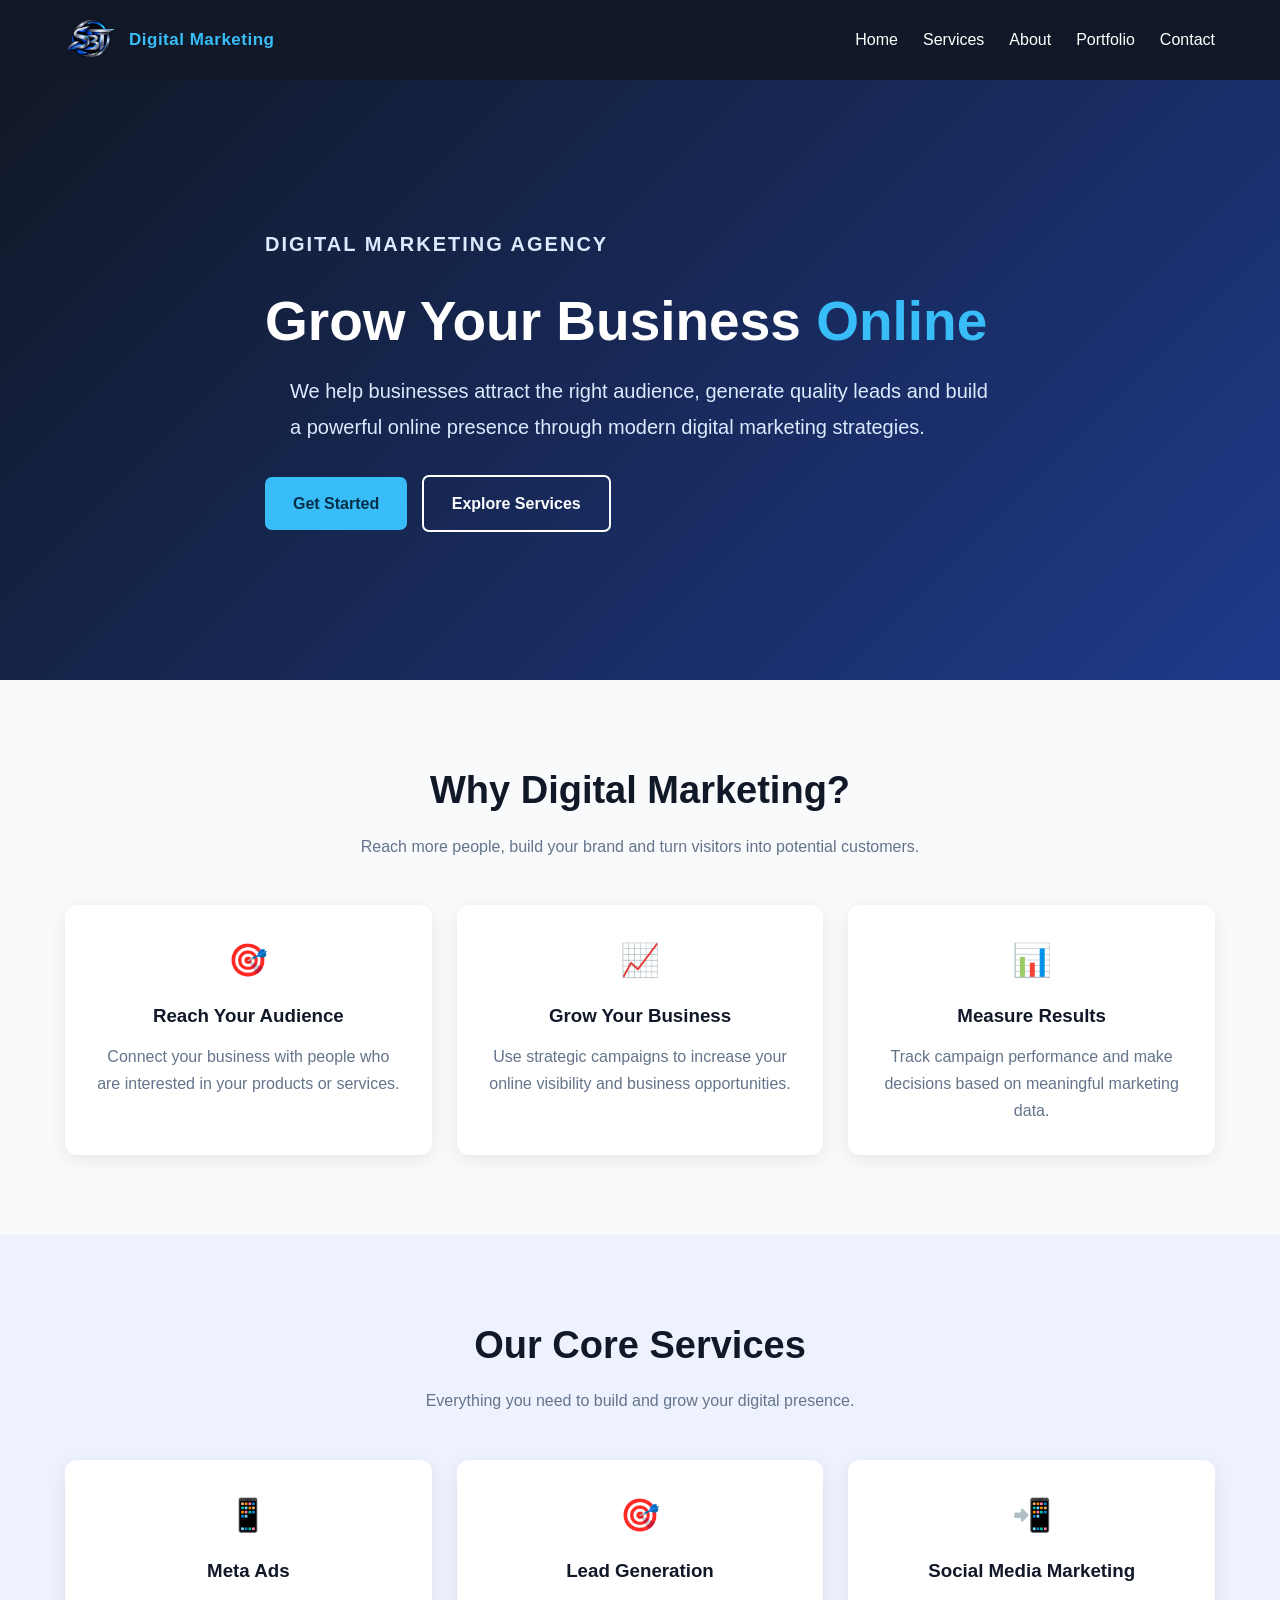
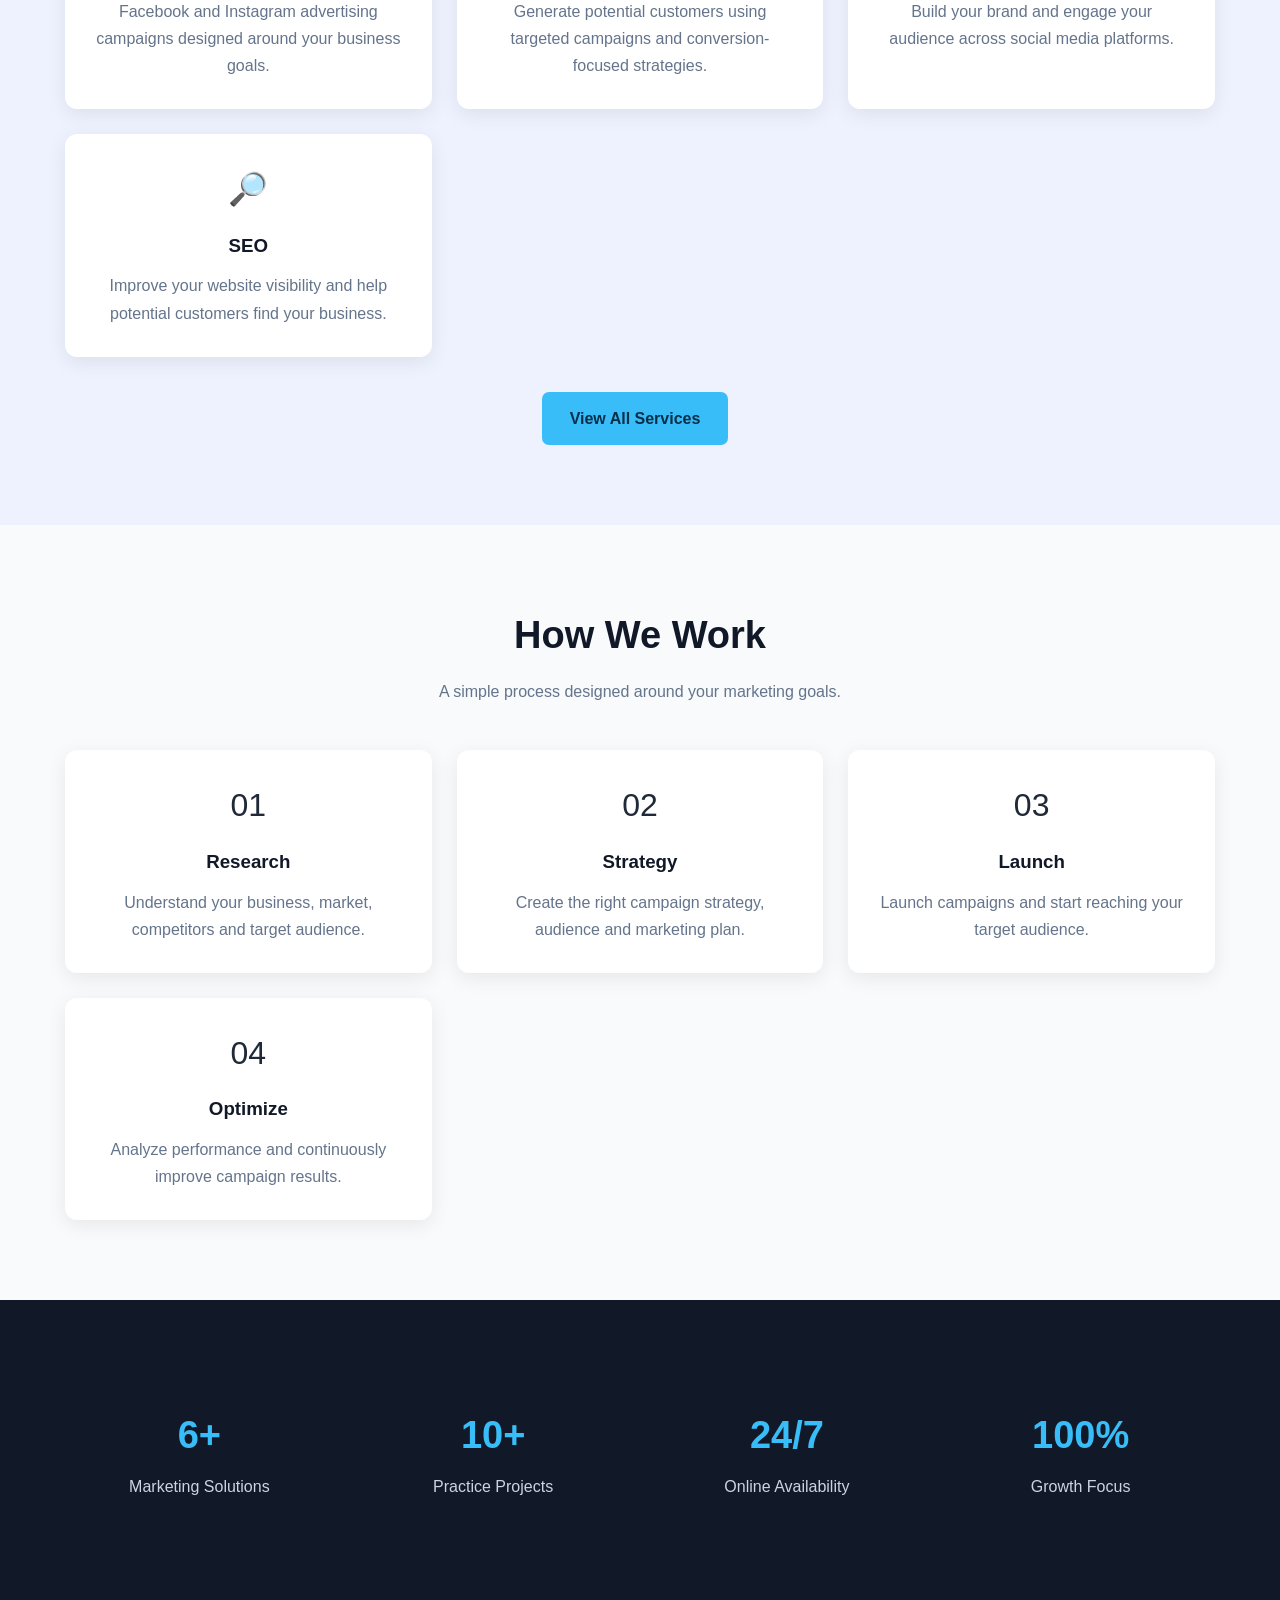
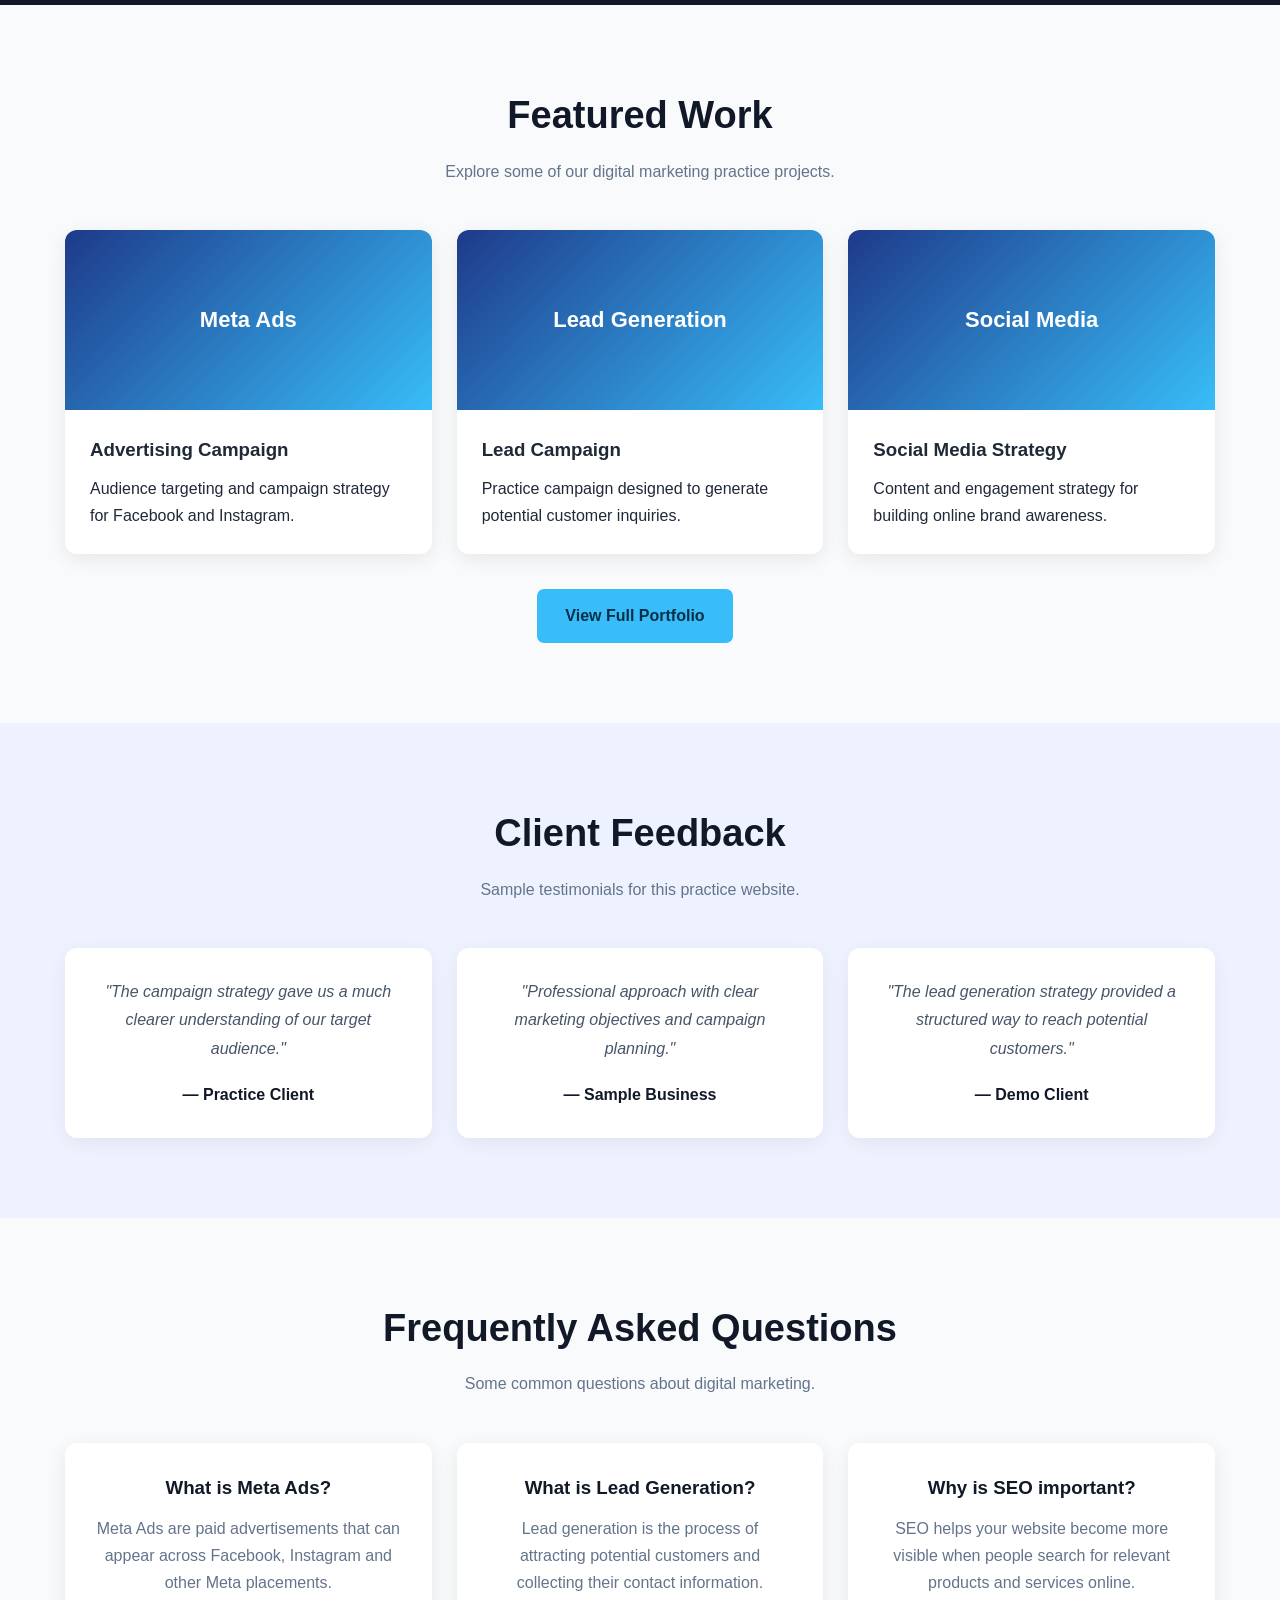
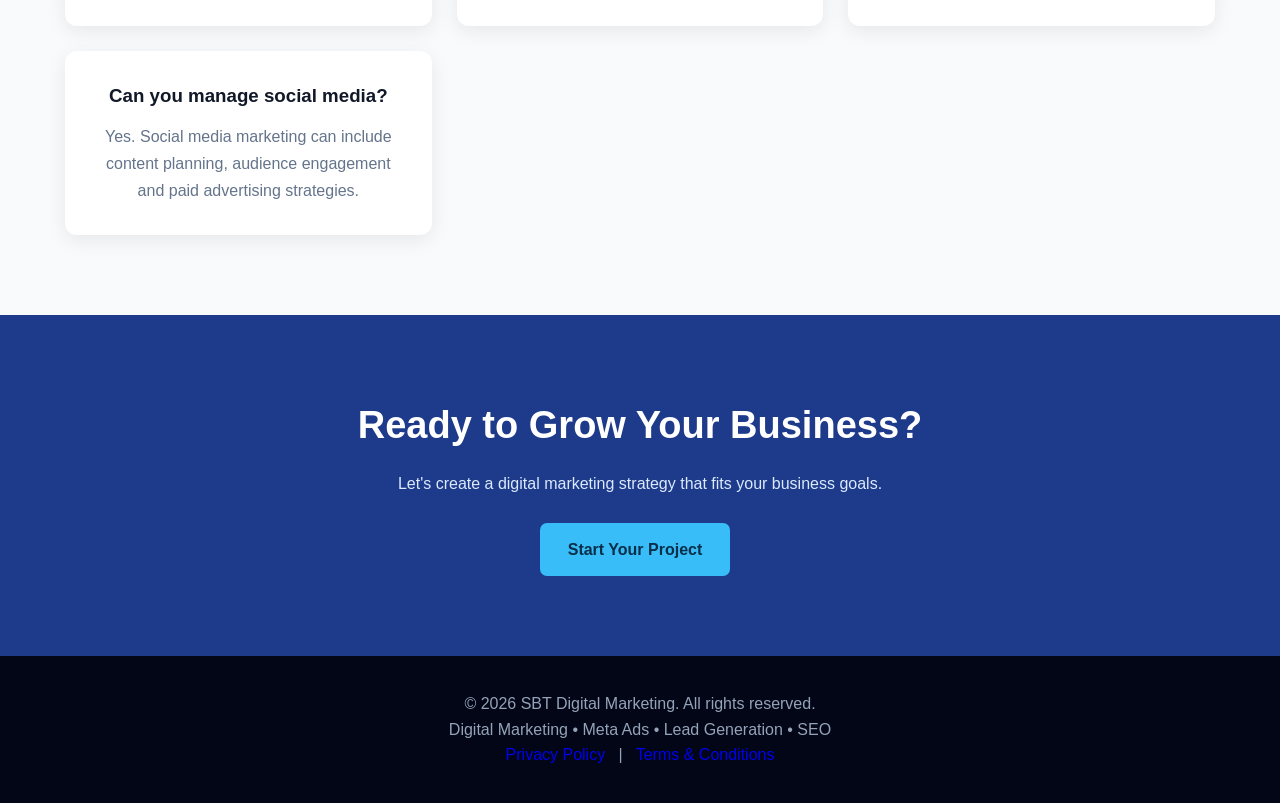
<file: index.html>
<!DOCTYPE html>
<html lang="en">
<head>
    <!-- Meta Pixel Code -->
<script>
!function(f,b,e,v,n,t,s)
{if(f.fbq)return;n=f.fbq=function(){n.callMethod?
n.callMethod.apply(n,arguments):n.queue.push(arguments)};
if(!f._fbq)f._fbq=n;n.push=n;n.loaded=!0;n.version='2.0';
n.queue=[];t=b.createElement(e);t.async=!0;
t.src=v;s=b.getElementsByTagName(e)[0];
s.parentNode.insertBefore(t,s)}(window, document,'script',
'https://connect.facebook.net/en_US/fbevents.js');
fbq('init', '1271746491602442');
fbq('track', 'PageView');
</script>
<noscript><img height="1" width="1" style="display:none"
src="https://www.facebook.com/tr?id=1271746491602442&ev=PageView&noscript=1"
/></noscript>
<!-- End Meta Pixel Code -->
    <meta charset="UTF-8">
    <meta name="viewport" content="width=device-width, initial-scale=1.0">

    <title>SBT Digital Marketing | Grow Your Business Online</title>
    <link rel="icon" type="image/png" href="favicon.png">
    <meta name="description" content="SBT Digital Marketing helps businesses grow through Meta Ads, lead generation, social media marketing, SEO and content marketing.">
    <meta name="keywords" content="digital marketing, Meta Ads, Facebook Ads, Instagram Ads, SEO, lead generation, social media marketing, Pakistan">
    <meta name="author" content="SBT Digital Marketing">
    
    <link rel="stylesheet" href="style.css">

    <!-- Meta Pixel -->
    <script>
    !function(f,b,e,v,n,t,s)
    {if(f.fbq)return;n=f.fbq=function(){n.callMethod?
    n.callMethod.apply(n,arguments):n.queue.push(arguments)};
    if(!f._fbq)f._fbq=n;n.push=n;n.loaded=!0;n.version='2.0';
    n.queue=[];t=b.createElement(e);t.async=!0;
    t.src=v;s=b.getElementsByTagName(e)[0];
    s.parentNode.insertBefore(t,s)}(window, document,'script',
    'https://connect.facebook.net/en_US/fbevents.js');

    fbq('init', '1271746491602442');
    fbq('track', 'PageView');
    </script>
    <!-- End Meta Pixel -->
</head>

<body>

<!-- ================= NAVBAR ================= -->

<nav class="navbar">

    <div class="container nav-content">

       <a href="index.html" class="logo">
    <img src="logo.png" alt="SBT Logo">
    <span>Digital Marketing</span>
</a>

        <ul class="nav-links" id="navLinks">
            <li><a href="index.html">Home</a></li>
            <li><a href="services.html">Services</a></li>
            <li><a href="about.html">About</a></li>
            <li><a href="portfolio.html">Portfolio</a></li>
            <li><a href="contact.html">Contact</a></li>
        </ul>

        <button class="menu-toggle" id="menuToggle">
            ☰
        </button>

    </div>

</nav>


<!-- ================= HERO ================= -->

<section class="hero">

    <div class="container hero-content">

        <p class="hero-tag">DIGITAL MARKETING AGENCY</p>

        <h1>
            Grow Your Business
            <span>Online</span>
        </h1>

        <p>
            We help businesses attract the right audience,
            generate quality leads and build a powerful online
            presence through modern digital marketing strategies.
        </p>

        <div>
            <a href="contact.html" class="btn btn-primary">
                Get Started
            </a>

            <a href="services.html" class="btn btn-secondary">
                Explore Services
            </a>
        </div>

    </div>

</section>


<!-- ================= TRUST / BENEFITS ================= -->

<section class="section">

    <div class="container">

        <div class="section-title">

            <h2>Why Digital Marketing?</h2>

            <p>
                Reach more people, build your brand and turn
                visitors into potential customers.
            </p>

        </div>


        <div class="cards">

            <div class="card">

                <div class="card-icon">🎯</div>

                <h3>Reach Your Audience</h3>

                <p>
                    Connect your business with people who are
                    interested in your products or services.
                </p>

            </div>


            <div class="card">

                <div class="card-icon">📈</div>

                <h3>Grow Your Business</h3>

                <p>
                    Use strategic campaigns to increase your
                    online visibility and business opportunities.
                </p>

            </div>


            <div class="card">

                <div class="card-icon">📊</div>

                <h3>Measure Results</h3>

                <p>
                    Track campaign performance and make decisions
                    based on meaningful marketing data.
                </p>

            </div>

        </div>

    </div>

</section>


<!-- ================= SERVICES ================= -->

<section class="section testimonials">

    <div class="container">

        <div class="section-title">

            <h2>Our Core Services</h2>

            <p>
                Everything you need to build and grow your digital presence.
            </p>

        </div>


        <div class="cards">

            <div class="card">

                <div class="card-icon">📱</div>

                <h3>Meta Ads</h3>

                <p>
                    Facebook and Instagram advertising campaigns
                    designed around your business goals.
                </p>

            </div>


            <div class="card">

                <div class="card-icon">🎯</div>

                <h3>Lead Generation</h3>

                <p>
                    Generate potential customers using targeted
                    campaigns and conversion-focused strategies.
                </p>

            </div>


            <div class="card">

                <div class="card-icon">📲</div>

                <h3>Social Media Marketing</h3>

                <p>
                    Build your brand and engage your audience
                    across social media platforms.
                </p>

            </div>


            <div class="card">

                <div class="card-icon">🔎</div>

                <h3>SEO</h3>

                <p>
                    Improve your website visibility and help
                    potential customers find your business.
                </p>

            </div>

        </div>


        <div style="text-align:center; margin-top:35px;">

            <a href="services.html" class="btn btn-primary">
                View All Services
            </a>

        </div>

    </div>

</section>


<!-- ================= HOW WE WORK ================= -->

<section class="section">

    <div class="container">

        <div class="section-title">

            <h2>How We Work</h2>

            <p>
                A simple process designed around your marketing goals.
            </p>

        </div>


        <div class="cards">

            <div class="card">

                <div class="card-icon">01</div>

                <h3>Research</h3>

                <p>
                    Understand your business, market, competitors
                    and target audience.
                </p>

            </div>


            <div class="card">

                <div class="card-icon">02</div>

                <h3>Strategy</h3>

                <p>
                    Create the right campaign strategy,
                    audience and marketing plan.
                </p>

            </div>


            <div class="card">

                <div class="card-icon">03</div>

                <h3>Launch</h3>

                <p>
                    Launch campaigns and start reaching your
                    target audience.
                </p>

            </div>


            <div class="card">

                <div class="card-icon">04</div>

                <h3>Optimize</h3>

                <p>
                    Analyze performance and continuously improve
                    campaign results.
                </p>

            </div>

        </div>

    </div>

</section>


<!-- ================= STATS ================= -->

<section class="section stats">

    <div class="container">

        <div class="stats-grid">

            <div class="stat">
                <h3>6+</h3>
                <p>Marketing Solutions</p>
            </div>

            <div class="stat">
                <h3>10+</h3>
                <p>Practice Projects</p>
            </div>

            <div class="stat">
                <h3>24/7</h3>
                <p>Online Availability</p>
            </div>

            <div class="stat">
                <h3>100%</h3>
                <p>Growth Focus</p>
            </div>

        </div>

    </div>

</section>


<!-- ================= PORTFOLIO PREVIEW ================= -->

<section class="section">

    <div class="container">

        <div class="section-title">

            <h2>Featured Work</h2>

            <p>
                Explore some of our digital marketing practice projects.
            </p>

        </div>


        <div class="portfolio-grid">

            <div class="portfolio-card">

                <div class="portfolio-top">
                    Meta Ads
                </div>

                <div class="portfolio-info">

                    <h3>Advertising Campaign</h3>

                    <p>
                        Audience targeting and campaign strategy
                        for Facebook and Instagram.
                    </p>

                </div>

            </div>


            <div class="portfolio-card">

                <div class="portfolio-top">
                    Lead Generation
                </div>

                <div class="portfolio-info">

                    <h3>Lead Campaign</h3>

                    <p>
                        Practice campaign designed to generate
                        potential customer inquiries.
                    </p>

                </div>

            </div>


            <div class="portfolio-card">

                <div class="portfolio-top">
                    Social Media
                </div>

                <div class="portfolio-info">

                    <h3>Social Media Strategy</h3>

                    <p>
                        Content and engagement strategy for
                        building online brand awareness.
                    </p>

                </div>

            </div>

        </div>


        <div style="text-align:center; margin-top:35px;">

            <a href="portfolio.html" class="btn btn-primary">
                View Full Portfolio
            </a>

        </div>

    </div>

</section>


<!-- ================= TESTIMONIALS ================= -->

<section class="section testimonials">

    <div class="container">

        <div class="section-title">

            <h2>Client Feedback</h2>

            <p>
                Sample testimonials for this practice website.
            </p>

        </div>


        <div class="cards">

            <div class="testimonial">

                <p>
                    "The campaign strategy gave us a much clearer
                    understanding of our target audience."
                </p>

                <strong>— Practice Client</strong>

            </div>


            <div class="testimonial">

                <p>
                    "Professional approach with clear marketing
                    objectives and campaign planning."
                </p>

                <strong>— Sample Business</strong>

            </div>


            <div class="testimonial">

                <p>
                    "The lead generation strategy provided a
                    structured way to reach potential customers."
                </p>

                <strong>— Demo Client</strong>

            </div>

        </div>

    </div>

</section>


<!-- ================= FAQ ================= -->

<section class="section">

    <div class="container">

        <div class="section-title">

            <h2>Frequently Asked Questions</h2>

            <p>
                Some common questions about digital marketing.
            </p>

        </div>


        <div class="cards">

            <div class="card">

                <h3>What is Meta Ads?</h3>

                <p>
                    Meta Ads are paid advertisements that can
                    appear across Facebook, Instagram and other
                    Meta placements.
                </p>

            </div>


            <div class="card">

                <h3>What is Lead Generation?</h3>

                <p>
                    Lead generation is the process of attracting
                    potential customers and collecting their
                    contact information.
                </p>

            </div>


            <div class="card">

                <h3>Why is SEO important?</h3>

                <p>
                    SEO helps your website become more visible
                    when people search for relevant products
                    and services online.
                </p>

            </div>


            <div class="card">

                <h3>Can you manage social media?</h3>

                <p>
                    Yes. Social media marketing can include
                    content planning, audience engagement and
                    paid advertising strategies.
                </p>

            </div>

        </div>

    </div>

</section>


<!-- ================= FINAL CTA ================= -->

<section class="section cta">

    <div class="container">

        <h2>Ready to Grow Your Business?</h2>

        <p>
            Let's create a digital marketing strategy that
            fits your business goals.
        </p>

        <a href="contact.html" class="btn btn-primary">
            Start Your Project
        </a>

    </div>

</section>


<!-- ================= FOOTER ================= -->

<footer>

    <div class="container">

        <p>
            © 2026 SBT Digital Marketing. All rights reserved.
        </p>

        <p>
            Digital Marketing • Meta Ads • Lead Generation • SEO
        </p>

        <p class="footer-legal">

            <a href="privacy-policy.html">
                Privacy Policy
            </a>

            &nbsp; | &nbsp;

            <a href="terms.html">
                Terms & Conditions
            </a>

        </p>

    </div>

</footer>

    


<!-- MOBILE MENU SCRIPT -->

<script>
    const menuToggle = document.getElementById("menuToggle");
    const navLinks = document.getElementById("navLinks");

    menuToggle.addEventListener("click", function () {
        navLinks.classList.toggle("active");
    });
</script>

</body>
</html>
</file>
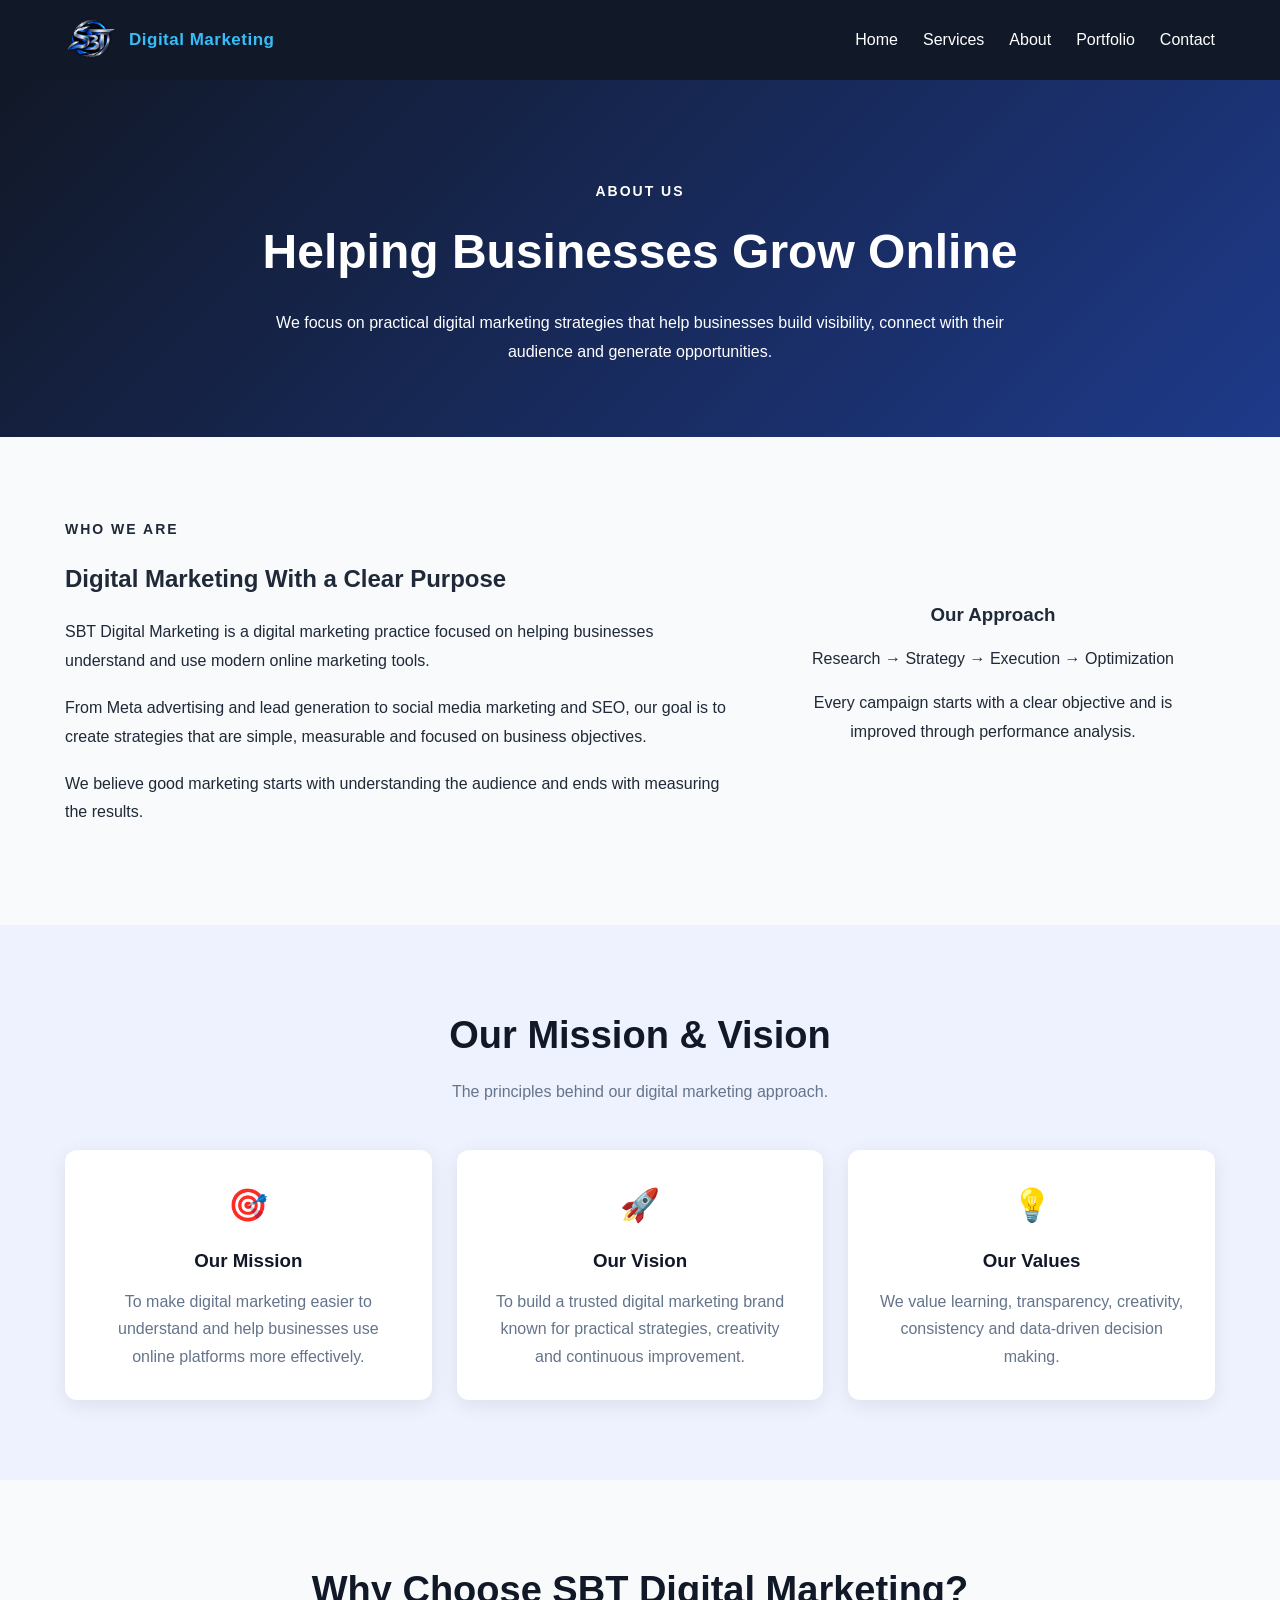
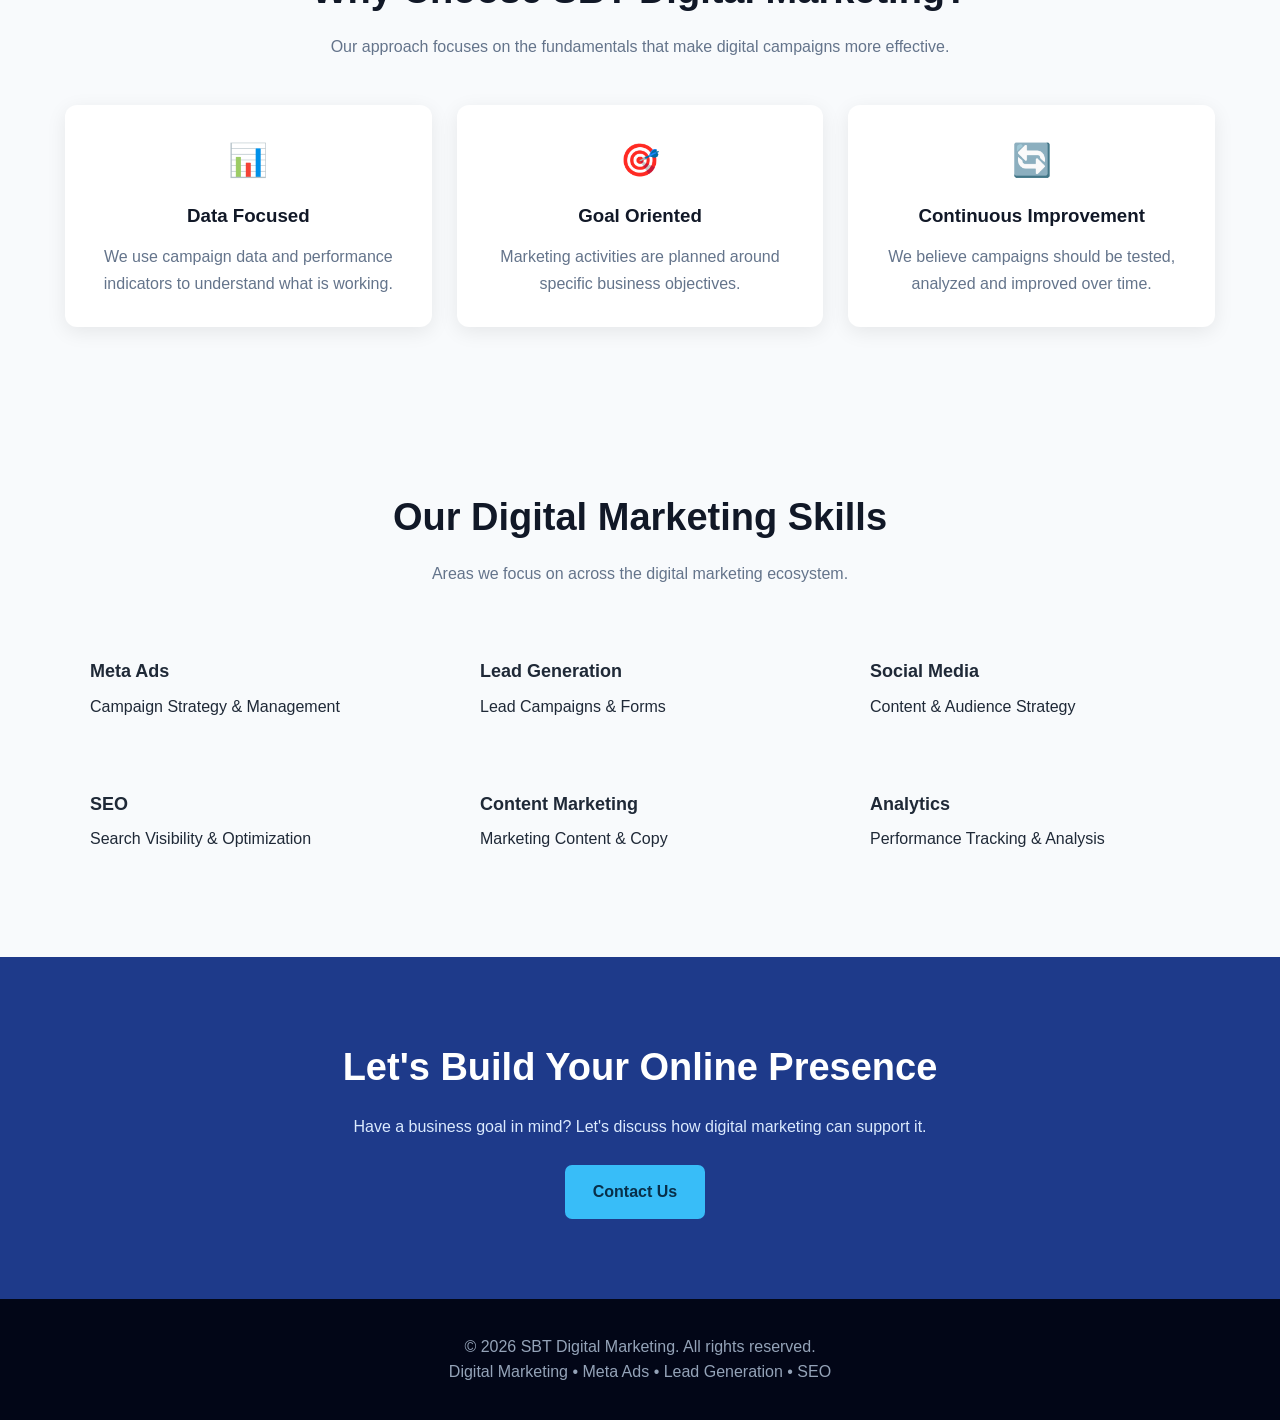
<file: about.html>
<!DOCTYPE html>
<html lang="en">
<head>
    <!-- Meta Pixel Code -->
<script>
!function(f,b,e,v,n,t,s)
{if(f.fbq)return;n=f.fbq=function(){n.callMethod?
n.callMethod.apply(n,arguments):n.queue.push(arguments)};
if(!f._fbq)f._fbq=n;n.push=n;n.loaded=!0;n.version='2.0';
n.queue=[];t=b.createElement(e);t.async=!0;
t.src=v;s=b.getElementsByTagName(e)[0];
s.parentNode.insertBefore(t,s)}(window, document,'script',
'https://connect.facebook.net/en_US/fbevents.js');
fbq('init', '1271746491602442');
fbq('track', 'PageView');
</script>
<noscript><img height="1" width="1" style="display:none"
src="https://www.facebook.com/tr?id=1271746491602442&ev=PageView&noscript=1"
/></noscript>
<!-- End Meta Pixel Code -->
    <meta charset="UTF-8">
    <meta name="viewport" content="width=device-width, initial-scale=1.0">

   <title>About Us | SBT Digital Marketing</title>

    <meta name="description" content="Learn about SBT Digital Marketing, our approach to digital marketing, and how we help businesses grow through effective online strategies.">
    <meta name="keywords" content="about SBT Digital Marketing, digital marketing agency, online marketing, Meta Ads, SEO, Pakistan">
    <meta name="author" content="SBT Digital Marketing">
    <link rel="icon" type="image/png" href="favicon.png">
    <link rel="stylesheet" href="style.css">
</head>

<body>

<!-- NAVBAR -->
<nav class="navbar">

    <div class="container nav-content">

        <a href="index.html" class="logo">
    <img src="logo.png" alt="SBT Logo">
    <span>Digital Marketing</span>
</a>

        <ul class="nav-links" id="navLinks">
            <li><a href="index.html">Home</a></li>
            <li><a href="services.html">Services</a></li>
            <li><a href="about.html">About</a></li>
            <li><a href="portfolio.html">Portfolio</a></li>
            <li><a href="contact.html">Contact</a></li>
        </ul>

        <button class="menu-toggle" id="menuToggle">
            ☰
        </button>

    </div>

</nav>


<!-- PAGE HEADER -->
<section class="page-header">

    <div class="container">

        <p class="hero-tag">ABOUT US</p>

        <h1>Helping Businesses Grow Online</h1>

        <p>
            We focus on practical digital marketing strategies
            that help businesses build visibility, connect with
            their audience and generate opportunities.
        </p>

    </div>

</section>


<!-- ABOUT INTRO -->
<section class="section">

    <div class="container about-grid">

        <div class="about-content">

            <p class="hero-tag">WHO WE ARE</p>

            <h2>Digital Marketing With a Clear Purpose</h2>

            <p>
                SBT Digital Marketing is a digital marketing
                practice focused on helping businesses understand
                and use modern online marketing tools.
            </p>

            <p>
                From Meta advertising and lead generation to social
                media marketing and SEO, our goal is to create
                strategies that are simple, measurable and focused
                on business objectives.
            </p>

            <p>
                We believe good marketing starts with understanding
                the audience and ends with measuring the results.
            </p>

        </div>


        <div class="about-highlight">

            <h3>Our Approach</h3>

            <p>
                Research → Strategy → Execution → Optimization
            </p>

            <p>
                Every campaign starts with a clear objective and
                is improved through performance analysis.
            </p>

        </div>

    </div>

</section>


<!-- MISSION & VISION -->
<section class="section testimonials">

    <div class="container">

        <div class="section-title">

            <h2>Our Mission & Vision</h2>

            <p>
                The principles behind our digital marketing approach.
            </p>

        </div>


        <div class="cards">

            <div class="card">

                <div class="card-icon">🎯</div>

                <h3>Our Mission</h3>

                <p>
                    To make digital marketing easier to understand
                    and help businesses use online platforms
                    more effectively.
                </p>

            </div>


            <div class="card">

                <div class="card-icon">🚀</div>

                <h3>Our Vision</h3>

                <p>
                    To build a trusted digital marketing brand
                    known for practical strategies, creativity
                    and continuous improvement.
                </p>

            </div>


            <div class="card">

                <div class="card-icon">💡</div>

                <h3>Our Values</h3>

                <p>
                    We value learning, transparency, creativity,
                    consistency and data-driven decision making.
                </p>

            </div>

        </div>

    </div>

</section>


<!-- WHY CHOOSE US -->
<section class="section">

    <div class="container">

        <div class="section-title">

            <h2>Why Choose SBT Digital Marketing?</h2>

            <p>
                Our approach focuses on the fundamentals that
                make digital campaigns more effective.
            </p>

        </div>


        <div class="cards">

            <div class="card">

                <div class="card-icon">📊</div>

                <h3>Data Focused</h3>

                <p>
                    We use campaign data and performance indicators
                    to understand what is working.
                </p>

            </div>


            <div class="card">

                <div class="card-icon">🎯</div>

                <h3>Goal Oriented</h3>

                <p>
                    Marketing activities are planned around
                    specific business objectives.
                </p>

            </div>


            <div class="card">

                <div class="card-icon">🔄</div>

                <h3>Continuous Improvement</h3>

                <p>
                    We believe campaigns should be tested,
                    analyzed and improved over time.
                </p>

            </div>

        </div>

    </div>

</section>


<!-- SKILLS -->
<section class="section">

    <div class="container">

        <div class="section-title">

            <h2>Our Digital Marketing Skills</h2>

            <p>
                Areas we focus on across the digital marketing ecosystem.
            </p>

        </div>


        <div class="skills-grid">

            <div class="skill-item">
                <strong>Meta Ads</strong>
                <span>Campaign Strategy & Management</span>
            </div>

            <div class="skill-item">
                <strong>Lead Generation</strong>
                <span>Lead Campaigns & Forms</span>
            </div>

            <div class="skill-item">
                <strong>Social Media</strong>
                <span>Content & Audience Strategy</span>
            </div>

            <div class="skill-item">
                <strong>SEO</strong>
                <span>Search Visibility & Optimization</span>
            </div>

            <div class="skill-item">
                <strong>Content Marketing</strong>
                <span>Marketing Content & Copy</span>
            </div>

            <div class="skill-item">
                <strong>Analytics</strong>
                <span>Performance Tracking & Analysis</span>
            </div>

        </div>

    </div>

</section>


<!-- CTA -->
<section class="section cta">

    <div class="container">

        <h2>Let's Build Your Online Presence</h2>

        <p>
            Have a business goal in mind? Let's discuss
            how digital marketing can support it.
        </p>

        <a href="contact.html" class="btn btn-primary">
            Contact Us
        </a>

    </div>

</section>


<!-- FOOTER -->
<footer>

    <div class="container">

        <p>
            © 2026 SBT Digital Marketing. All rights reserved.
        </p>

        <p>
            Digital Marketing • Meta Ads • Lead Generation • SEO
        </p>

    </div>

</footer>


<!-- MOBILE MENU -->
<script>

    const menuToggle = document.getElementById("menuToggle");
    const navLinks = document.getElementById("navLinks");

    menuToggle.addEventListener("click", function () {
        navLinks.classList.toggle("active");
    });

</script>

</body>
</html>
</file>
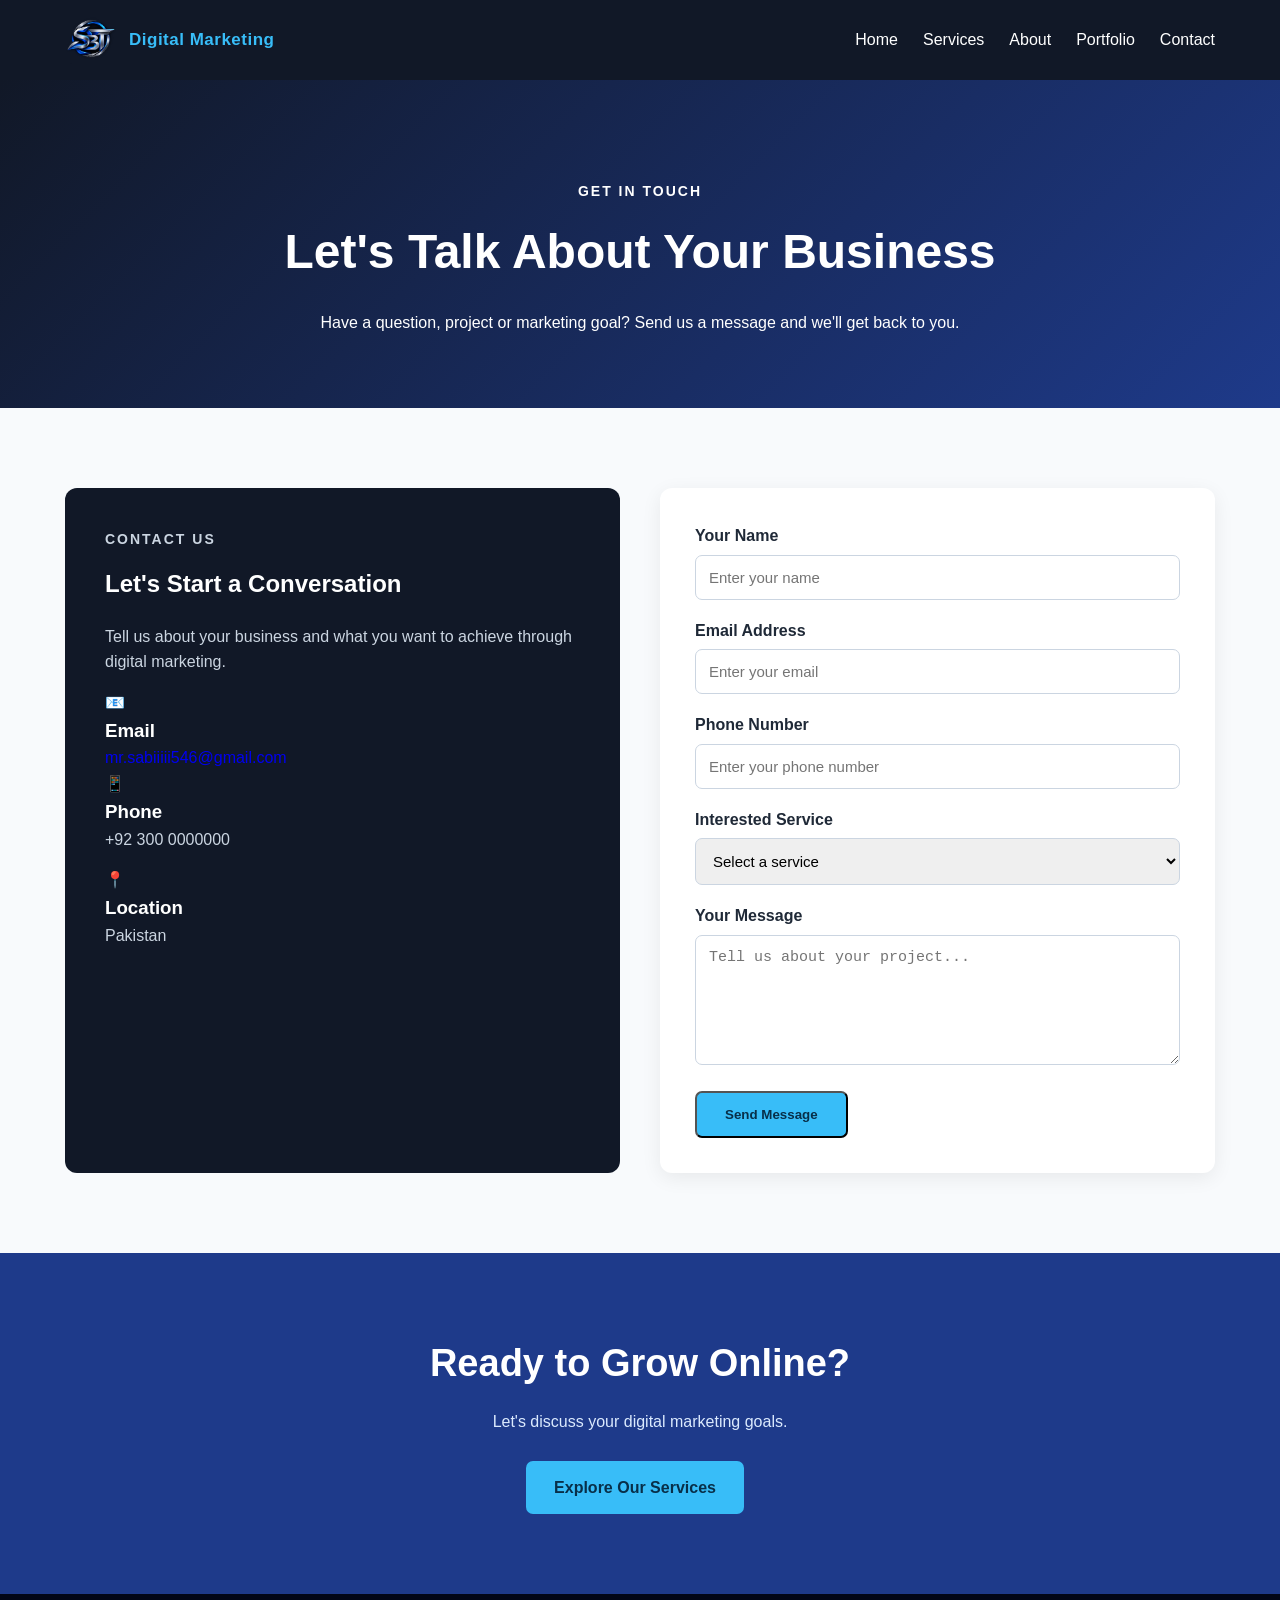
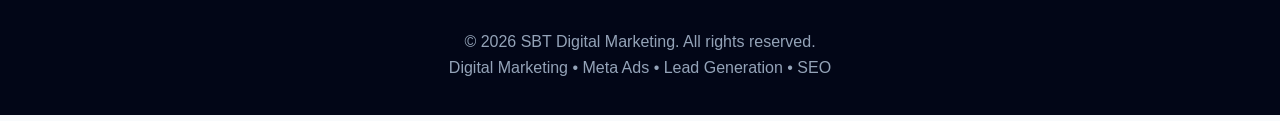
<file: contact.html>
<!DOCTYPE html>
<html lang="en">
<head>
    <!-- Meta Pixel Code -->
<script>
!function(f,b,e,v,n,t,s)
{if(f.fbq)return;n=f.fbq=function(){n.callMethod?
n.callMethod.apply(n,arguments):n.queue.push(arguments)};
if(!f._fbq)f._fbq=n;n.push=n;n.loaded=!0;n.version='2.0';
n.queue=[];t=b.createElement(e);t.async=!0;
t.src=v;s=b.getElementsByTagName(e)[0];
s.parentNode.insertBefore(t,s)}(window, document,'script',
'https://connect.facebook.net/en_US/fbevents.js');
fbq('init', '1271746491602442');
fbq('track', 'PageView');
</script>
<noscript><img height="1" width="1" style="display:none"
src="https://www.facebook.com/tr?id=1271746491602442&ev=PageView&noscript=1"
/></noscript>
<!-- End Meta Pixel Code -->
    <meta charset="UTF-8">
    <meta name="viewport" content="width=device-width, initial-scale=1.0">
<title>Contact Us | SBT Digital Marketing</title>

    <meta name="description" content="Contact SBT Digital Marketing for Meta Ads, lead generation, social media marketing, SEO and other digital marketing services.">
    <meta name="keywords" content="contact digital marketing agency, Meta Ads services, SEO services, lead generation, social media marketing, Pakistan">
    <meta name="author" content="SBT Digital Marketing">
    <link rel="icon" type="image/png" href="favicon.png">
    <link rel="stylesheet" href="style.css">
</head>

<body>

<!-- NAVBAR -->
<nav class="navbar">

    <div class="container nav-content">

        <a href="index.html" class="logo">
    <img src="logo.png" alt="SBT Logo">
    <span>Digital Marketing</span>
</a>

        <ul class="nav-links" id="navLinks">
            <li><a href="index.html">Home</a></li>
            <li><a href="services.html">Services</a></li>
            <li><a href="about.html">About</a></li>
            <li><a href="portfolio.html">Portfolio</a></li>
            <li><a href="contact.html">Contact</a></li>
        </ul>

        <button class="menu-toggle" id="menuToggle">
            ☰
        </button>

    </div>

</nav>


<!-- PAGE HEADER -->
<section class="page-header">

    <div class="container">

        <p class="hero-tag">GET IN TOUCH</p>

        <h1>Let's Talk About Your Business</h1>

        <p>
            Have a question, project or marketing goal?
            Send us a message and we'll get back to you.
        </p>

    </div>

</section>


<!-- CONTACT SECTION -->
<section class="section">

    <div class="container contact-grid">

        <!-- CONTACT INFO -->
        <div class="contact-info">

            <p class="hero-tag">CONTACT US</p>

            <h2>Let's Start a Conversation</h2>

            <p>
                Tell us about your business and what you want
                to achieve through digital marketing.
            </p>


            <div class="contact-item">

                <div class="contact-icon">📧</div>

                <div>
                    <h3>Email</h3>
                    <a href="mailto:mr.sabiiiii546@gmail.com">
                      mr.sabiiiii546@gmail.com
                 </a>
                </div>

            </div>


            <div class="contact-item">

                <div class="contact-icon">📱</div>

                <div>
                    <h3>Phone</h3>
                    <p>+92 300 0000000</p>
                </div>

            </div>


            <div class="contact-item">

                <div class="contact-icon">📍</div>

                <div>
                    <h3>Location</h3>
                    <p>Pakistan</p>
                </div>

            </div>

        </div>


        <!-- CONTACT FORM -->
        <div class="contact-form-wrapper">

            <form action="thank-you.html" method="GET" class="contact-form">

                <div class="form-group">

                    <label for="name">Your Name</label>

                    <input
                        type="text"
                        id="name"
                        name="name"
                        placeholder="Enter your name"
                        required
                    >

                </div>


                <div class="form-group">

                    <label for="email">Email Address</label>

                    <input
                        type="email"
                        id="email"
                        name="email"
                        placeholder="Enter your email"
                        required
                    >

                </div>


                <div class="form-group">

                    <label for="phone">Phone Number</label>

                    <input
                        type="tel"
                        id="phone"
                        name="phone"
                        placeholder="Enter your phone number"
                    >

                </div>


                <div class="form-group">

                    <label for="service">Interested Service</label>

                    <select id="service" name="service">

                        <option value="">Select a service</option>

                        <option value="meta-ads">
                            Meta Ads
                        </option>

                        <option value="lead-generation">
                            Lead Generation
                        </option>

                        <option value="social-media">
                            Social Media Marketing
                        </option>

                        <option value="seo">
                            SEO
                        </option>

                        <option value="content-marketing">
                            Content Marketing
                        </option>

                        <option value="analytics">
                            Analytics & Optimization
                        </option>

                    </select>

                </div>


                <div class="form-group">

                    <label for="message">Your Message</label>

                    <textarea
                        id="message"
                        name="message"
                        rows="6"
                        placeholder="Tell us about your project..."
                        required
                    ></textarea>

                </div>


                <button type="submit" class="btn btn-primary">
                    Send Message
                </button>

            </form>

        </div>

    </div>

</section>


<!-- CTA -->
<section class="section cta">

    <div class="container">

        <h2>Ready to Grow Online?</h2>

        <p>
            Let's discuss your digital marketing goals.
        </p>

        <a href="services.html" class="btn btn-primary">
            Explore Our Services
        </a>

    </div>

</section>


<!-- FOOTER -->
<footer>

    <div class="container">

        <p>
            © 2026 SBT Digital Marketing. All rights reserved.
        </p>

        <p>
            Digital Marketing • Meta Ads • Lead Generation • SEO
        </p>

    </div>

</footer>


<!-- MOBILE MENU -->
<script>

    const menuToggle = document.getElementById("menuToggle");
    const navLinks = document.getElementById("navLinks");

    menuToggle.addEventListener("click", function () {
        navLinks.classList.toggle("active");
    });

</script>

</body>
</html>
</file>
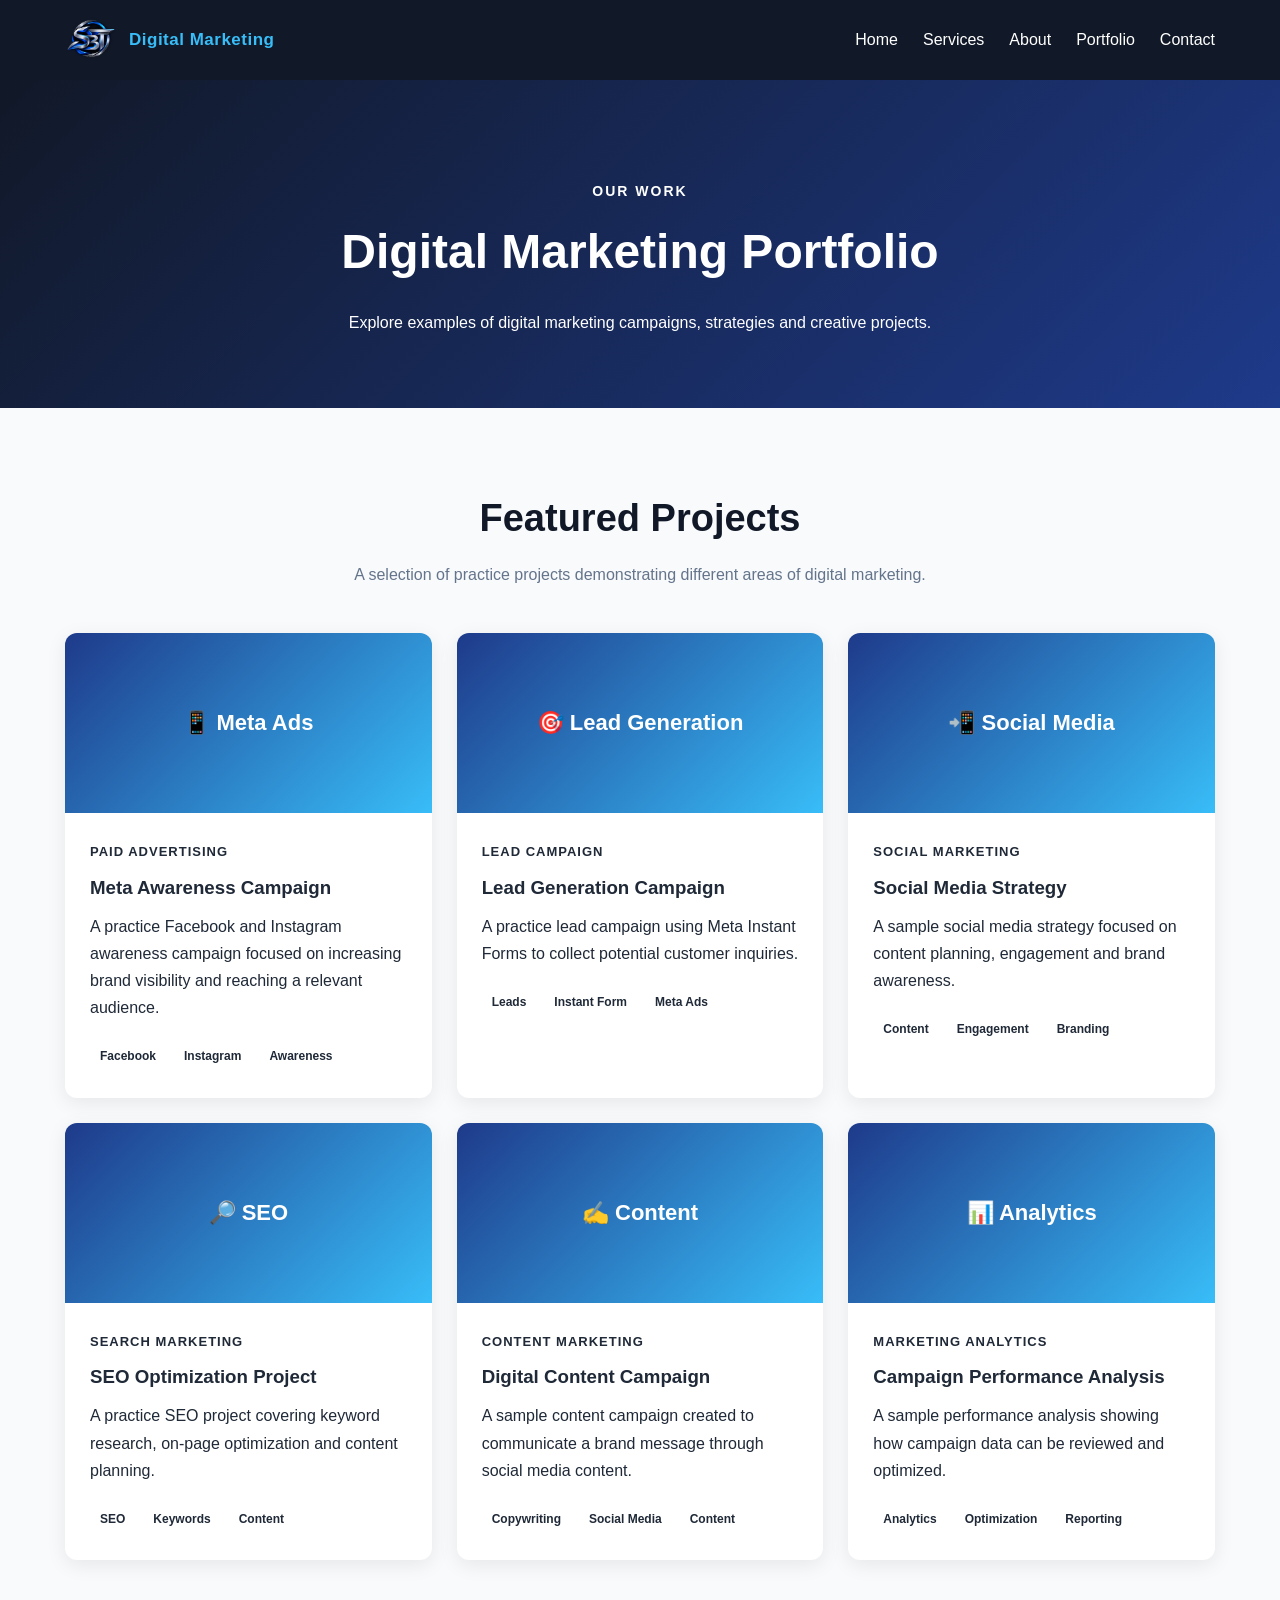
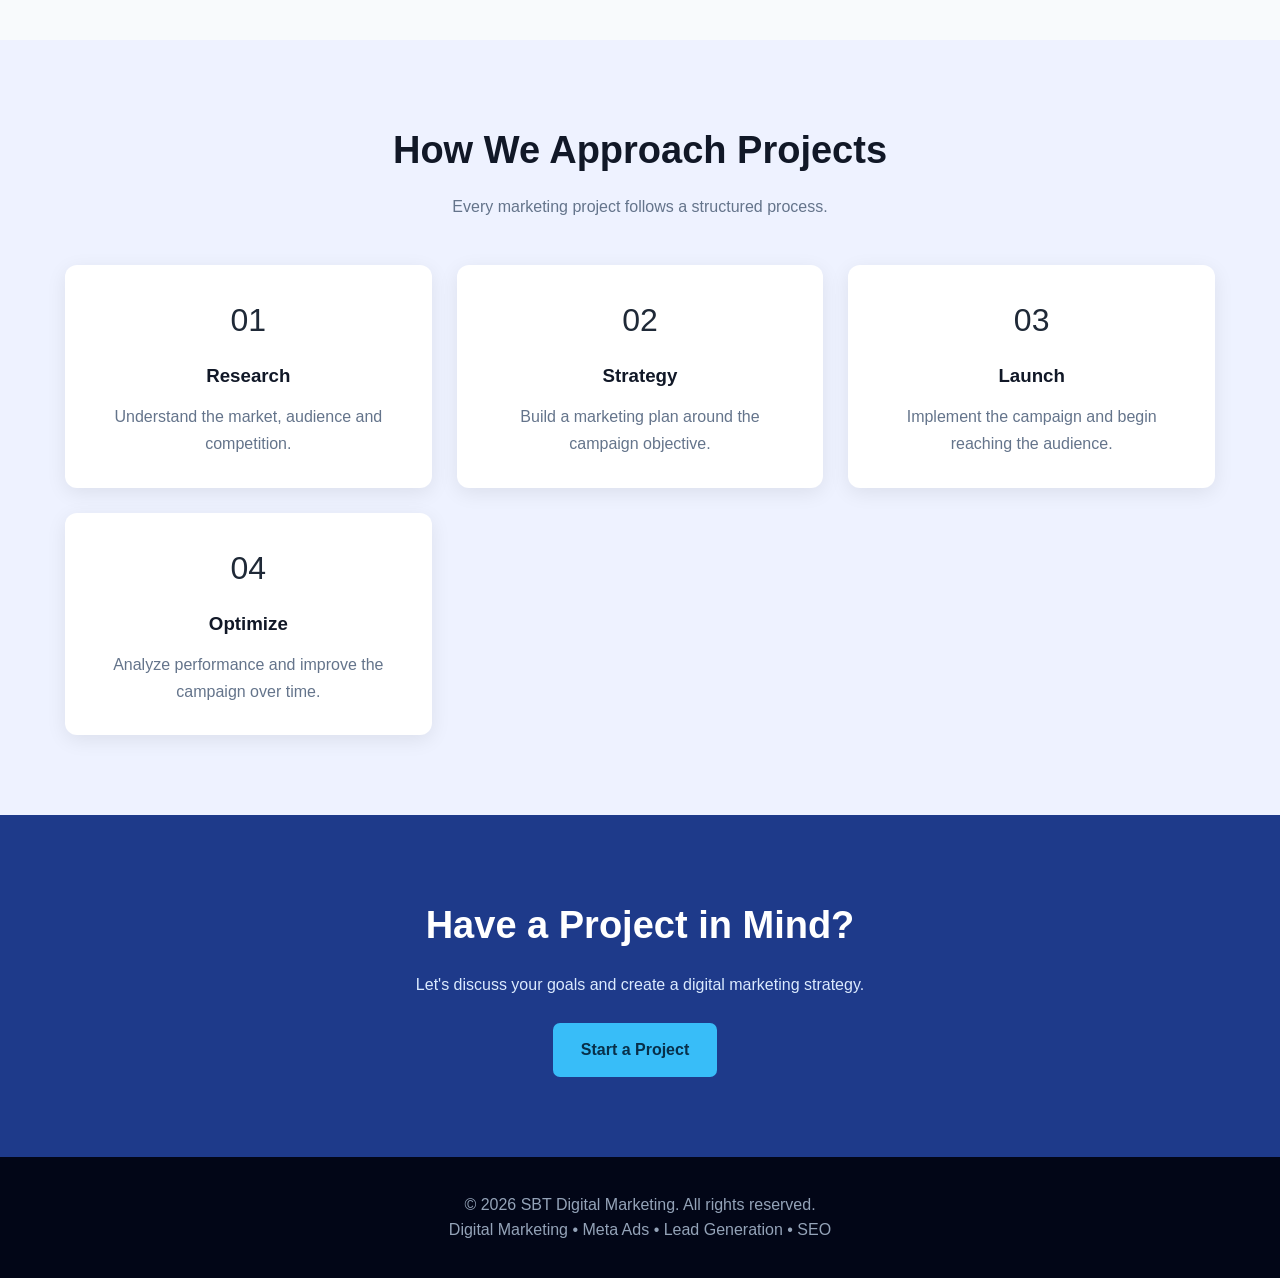
<file: portfolio.html>
<!DOCTYPE html>
<html lang="en">
<head>
    <!-- Meta Pixel Code -->
<script>
!function(f,b,e,v,n,t,s)
{if(f.fbq)return;n=f.fbq=function(){n.callMethod?
n.callMethod.apply(n,arguments):n.queue.push(arguments)};
if(!f._fbq)f._fbq=n;n.push=n;n.loaded=!0;n.version='2.0';
n.queue=[];t=b.createElement(e);t.async=!0;
t.src=v;s=b.getElementsByTagName(e)[0];
s.parentNode.insertBefore(t,s)}(window, document,'script',
'https://connect.facebook.net/en_US/fbevents.js');
fbq('init', '1271746491602442');
fbq('track', 'PageView');
</script>
<noscript><img height="1" width="1" style="display:none"
src="https://www.facebook.com/tr?id=1271746491602442&ev=PageView&noscript=1"
/></noscript>
<!-- End Meta Pixel Code -->
    <meta charset="UTF-8">
    <meta name="viewport" content="width=device-width, initial-scale=1.0">

    <title>Digital Marketing Portfolio | SBT Digital Marketing</title>

    <meta name="description" content="Explore digital marketing projects from SBT Digital Marketing, including Meta Ads, lead generation, social media marketing, SEO and campaign strategy examples.">
    <meta name="keywords" content="digital marketing portfolio, Meta Ads portfolio, SEO portfolio, social media marketing, lead generation, Pakistan">
    <meta name="author" content="SBT Digital Marketing">
    <link rel="icon" type="image/png" href="favicon.png">
    <link rel="stylesheet" href="style.css">
</head>

<body>

<!-- NAVBAR -->
<nav class="navbar">

    <div class="container nav-content">

        <a href="index.html" class="logo">
    <img src="logo.png" alt="SBT Logo">
    <span>Digital Marketing</span>
</a>

        <ul class="nav-links" id="navLinks">
            <li><a href="index.html">Home</a></li>
            <li><a href="services.html">Services</a></li>
            <li><a href="about.html">About</a></li>
            <li><a href="portfolio.html">Portfolio</a></li>
            <li><a href="contact.html">Contact</a></li>
        </ul>

        <button class="menu-toggle" id="menuToggle">
            ☰
        </button>

    </div>

</nav>


<!-- PAGE HEADER -->
<section class="page-header">

    <div class="container">

        <p class="hero-tag">OUR WORK</p>

        <h1>Digital Marketing Portfolio</h1>

        <p>
            Explore examples of digital marketing campaigns,
            strategies and creative projects.
        </p>

    </div>

</section>


<!-- PORTFOLIO -->
<section class="section">

    <div class="container">

        <div class="section-title">

            <h2>Featured Projects</h2>

            <p>
                A selection of practice projects demonstrating
                different areas of digital marketing.
            </p>

        </div>


        <div class="portfolio-grid">


            <!-- PROJECT 1 -->
            <div class="portfolio-card">

                <div class="portfolio-top">
                    📱 Meta Ads
                </div>

                <div class="portfolio-info">

                    <span class="project-category">
                        Paid Advertising
                    </span>

                    <h3>Meta Awareness Campaign</h3>

                    <p>
                        A practice Facebook and Instagram awareness
                        campaign focused on increasing brand visibility
                        and reaching a relevant audience.
                    </p>

                    <div class="project-tags">
                        <span>Facebook</span>
                        <span>Instagram</span>
                        <span>Awareness</span>
                    </div>

                </div>

            </div>


            <!-- PROJECT 2 -->
            <div class="portfolio-card">

                <div class="portfolio-top">
                    🎯 Lead Generation
                </div>

                <div class="portfolio-info">

                    <span class="project-category">
                        Lead Campaign
                    </span>

                    <h3>Lead Generation Campaign</h3>

                    <p>
                        A practice lead campaign using Meta Instant
                        Forms to collect potential customer inquiries.
                    </p>

                    <div class="project-tags">
                        <span>Leads</span>
                        <span>Instant Form</span>
                        <span>Meta Ads</span>
                    </div>

                </div>

            </div>


            <!-- PROJECT 3 -->
            <div class="portfolio-card">

                <div class="portfolio-top">
                    📲 Social Media
                </div>

                <div class="portfolio-info">

                    <span class="project-category">
                        Social Marketing
                    </span>

                    <h3>Social Media Strategy</h3>

                    <p>
                        A sample social media strategy focused on
                        content planning, engagement and brand awareness.
                    </p>

                    <div class="project-tags">
                        <span>Content</span>
                        <span>Engagement</span>
                        <span>Branding</span>
                    </div>

                </div>

            </div>


            <!-- PROJECT 4 -->
            <div class="portfolio-card">

                <div class="portfolio-top">
                    🔎 SEO
                </div>

                <div class="portfolio-info">

                    <span class="project-category">
                        Search Marketing
                    </span>

                    <h3>SEO Optimization Project</h3>

                    <p>
                        A practice SEO project covering keyword research,
                        on-page optimization and content planning.
                    </p>

                    <div class="project-tags">
                        <span>SEO</span>
                        <span>Keywords</span>
                        <span>Content</span>
                    </div>

                </div>

            </div>


            <!-- PROJECT 5 -->
            <div class="portfolio-card">

                <div class="portfolio-top">
                    ✍️ Content
                </div>

                <div class="portfolio-info">

                    <span class="project-category">
                        Content Marketing
                    </span>

                    <h3>Digital Content Campaign</h3>

                    <p>
                        A sample content campaign created to communicate
                        a brand message through social media content.
                    </p>

                    <div class="project-tags">
                        <span>Copywriting</span>
                        <span>Social Media</span>
                        <span>Content</span>
                    </div>

                </div>

            </div>


            <!-- PROJECT 6 -->
            <div class="portfolio-card">

                <div class="portfolio-top">
                    📊 Analytics
                </div>

                <div class="portfolio-info">

                    <span class="project-category">
                        Marketing Analytics
                    </span>

                    <h3>Campaign Performance Analysis</h3>

                    <p>
                        A sample performance analysis showing how
                        campaign data can be reviewed and optimized.
                    </p>

                    <div class="project-tags">
                        <span>Analytics</span>
                        <span>Optimization</span>
                        <span>Reporting</span>
                    </div>

                </div>

            </div>

        </div>

    </div>

</section>


<!-- WORK PROCESS -->
<section class="section testimonials">

    <div class="container">

        <div class="section-title">

            <h2>How We Approach Projects</h2>

            <p>
                Every marketing project follows a structured process.
            </p>

        </div>


        <div class="cards">

            <div class="card">

                <div class="card-icon">01</div>

                <h3>Research</h3>

                <p>
                    Understand the market, audience and competition.
                </p>

            </div>


            <div class="card">

                <div class="card-icon">02</div>

                <h3>Strategy</h3>

                <p>
                    Build a marketing plan around the campaign objective.
                </p>

            </div>


            <div class="card">

                <div class="card-icon">03</div>

                <h3>Launch</h3>

                <p>
                    Implement the campaign and begin reaching the audience.
                </p>

            </div>


            <div class="card">

                <div class="card-icon">04</div>

                <h3>Optimize</h3>

                <p>
                    Analyze performance and improve the campaign over time.
                </p>

            </div>

        </div>

    </div>

</section>


<!-- CTA -->
<section class="section cta">

    <div class="container">

        <h2>Have a Project in Mind?</h2>

        <p>
            Let's discuss your goals and create a digital marketing strategy.
        </p>

        <a href="contact.html" class="btn btn-primary">
            Start a Project
        </a>

    </div>

</section>


<!-- FOOTER -->
<footer>

    <div class="container">

        <p>
            © 2026 SBT Digital Marketing. All rights reserved.
        </p>

        <p>
            Digital Marketing • Meta Ads • Lead Generation • SEO
        </p>

    </div>

</footer>


<!-- MOBILE MENU -->
<script>

    const menuToggle = document.getElementById("menuToggle");
    const navLinks = document.getElementById("navLinks");

    menuToggle.addEventListener("click", function () {
        navLinks.classList.toggle("active");
    });

</script>

</body>
</html>
</file>
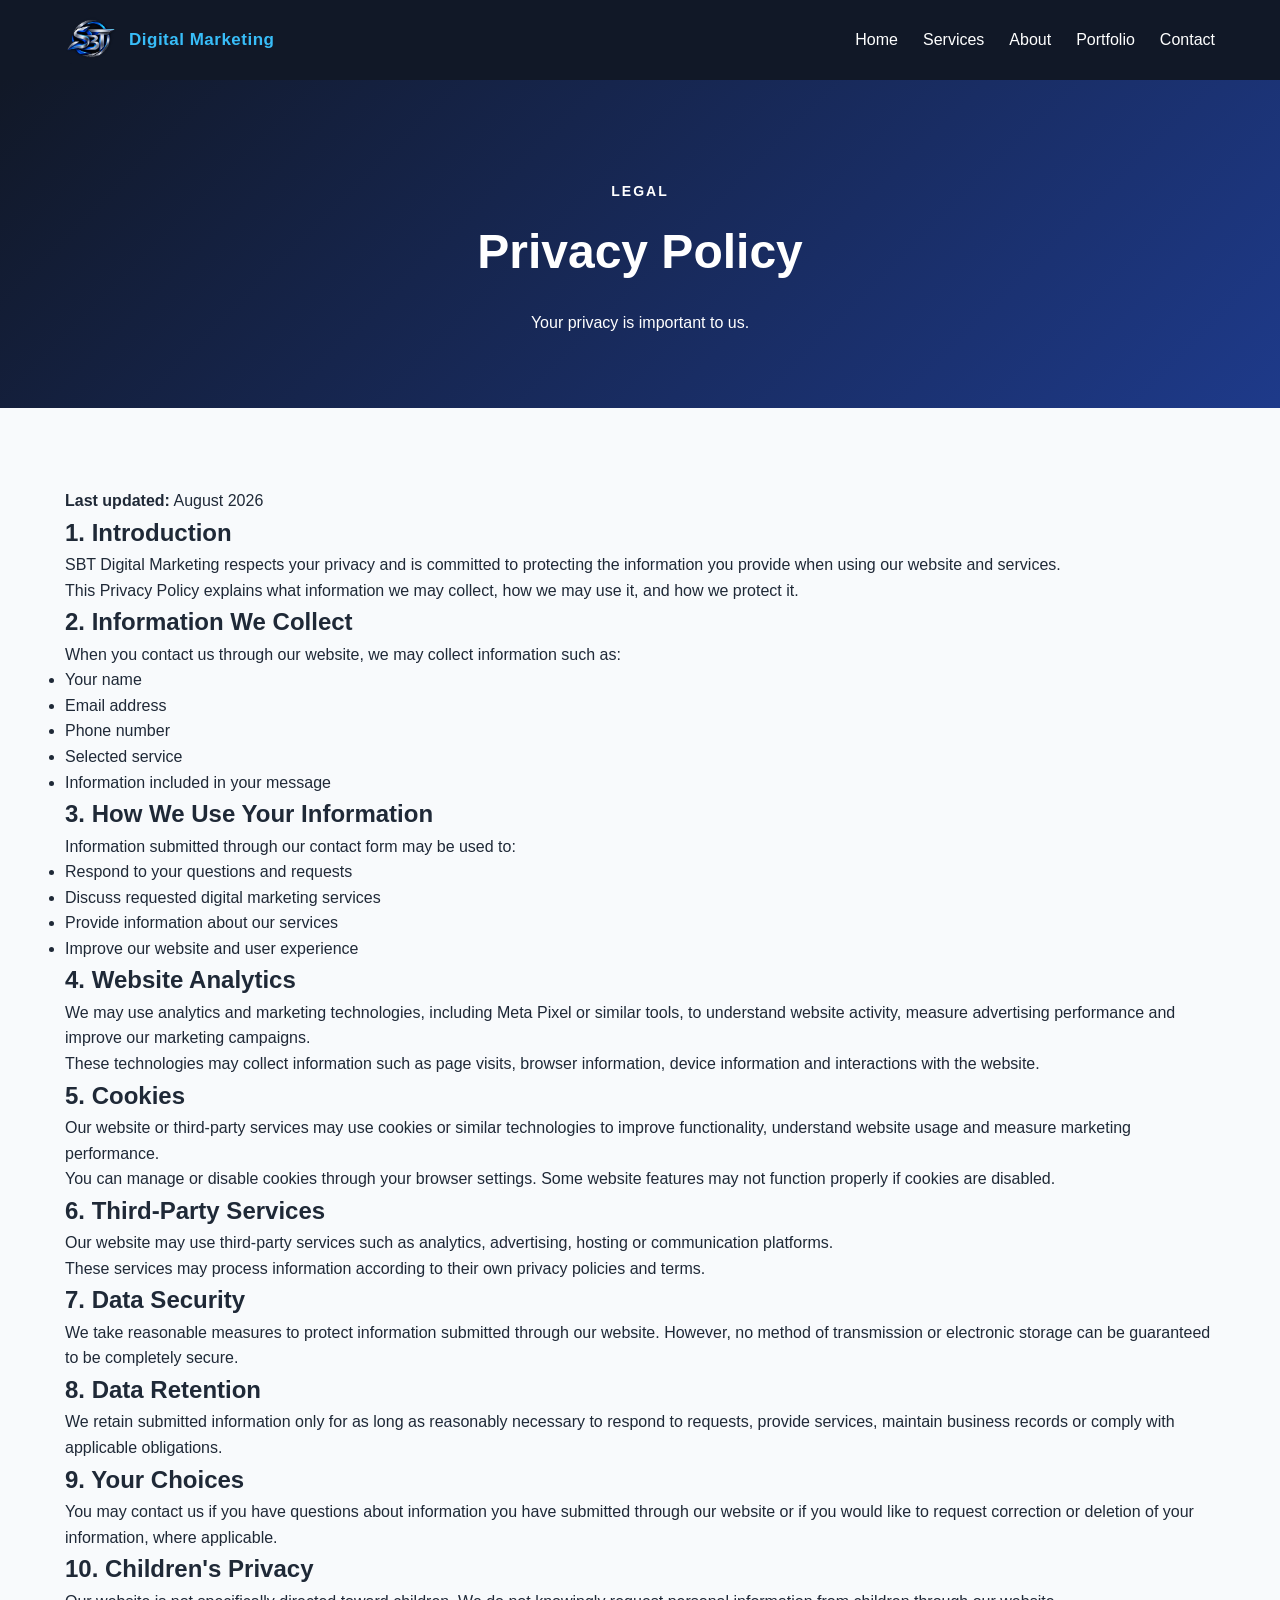
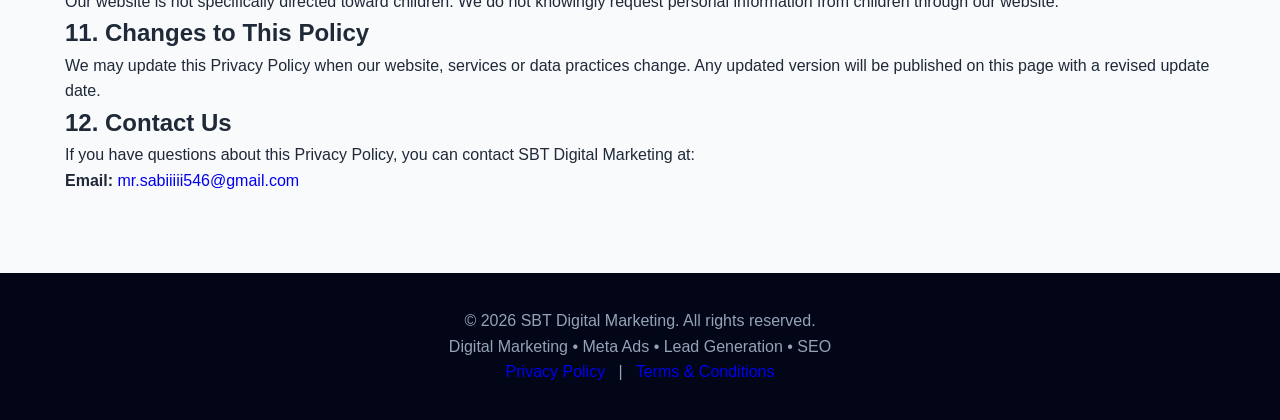
<file: privacy-policy.html>
<!DOCTYPE html>
<html lang="en">

<head>
    <!-- Meta Pixel Code -->
<script>
!function(f,b,e,v,n,t,s)
{if(f.fbq)return;n=f.fbq=function(){n.callMethod?
n.callMethod.apply(n,arguments):n.queue.push(arguments)};
if(!f._fbq)f._fbq=n;n.push=n;n.loaded=!0;n.version='2.0';
n.queue=[];t=b.createElement(e);t.async=!0;
t.src=v;s=b.getElementsByTagName(e)[0];
s.parentNode.insertBefore(t,s)}(window, document,'script',
'https://connect.facebook.net/en_US/fbevents.js');
fbq('init', '1271746491602442');
fbq('track', 'PageView');
</script>
<noscript><img height="1" width="1" style="display:none"
src="https://www.facebook.com/tr?id=1271746491602442&ev=PageView&noscript=1"
/></noscript>
<!-- End Meta Pixel Code -->
    <meta charset="UTF-8">

    <meta name="viewport" content="width=device-width, initial-scale=1.0">

    <title>Privacy Policy | SBT Digital Marketing</title>

    <link rel="icon" type="image/png" href="favicon.png">

    <meta name="description" content="Privacy Policy for SBT Digital Marketing. Learn how we handle contact information, website data, cookies, analytics and marketing technologies.">

    <meta name="robots" content="index, follow">

    <meta name="author" content="SBT Digital Marketing">

    <link rel="stylesheet" href="style.css">

</head>


<body>


<!-- NAVBAR -->

<nav class="navbar">

    <div class="container nav-content">

        <a href="index.html" class="logo">

            <img src="logo.png" alt="SBT Logo">

            <span>Digital Marketing</span>

        </a>


        <ul class="nav-links" id="navLinks">

            <li>
                <a href="index.html">Home</a>
            </li>

            <li>
                <a href="services.html">Services</a>
            </li>

            <li>
                <a href="about.html">About</a>
            </li>

            <li>
                <a href="portfolio.html">Portfolio</a>
            </li>

            <li>
                <a href="contact.html">Contact</a>
            </li>

        </ul>


        <button class="menu-toggle" id="menuToggle">
            ☰
        </button>

    </div>

</nav>



<!-- PAGE HEADER -->

<section class="page-header">

    <div class="container">

        <p class="hero-tag">LEGAL</p>

        <h1>Privacy Policy</h1>

        <p>
            Your privacy is important to us.
        </p>

    </div>

</section>



<!-- PRIVACY POLICY -->

<section class="section">

    <div class="container legal-content">


        <p>
            <strong>Last updated:</strong> August 2026
        </p>


        <h2>1. Introduction</h2>

        <p>
            SBT Digital Marketing respects your privacy and is committed
            to protecting the information you provide when using our
            website and services.
        </p>

        <p>
            This Privacy Policy explains what information we may collect,
            how we may use it, and how we protect it.
        </p>



        <h2>2. Information We Collect</h2>

        <p>
            When you contact us through our website, we may collect
            information such as:
        </p>

        <ul>

            <li>Your name</li>

            <li>Email address</li>

            <li>Phone number</li>

            <li>Selected service</li>

            <li>Information included in your message</li>

        </ul>



        <h2>3. How We Use Your Information</h2>

        <p>
            Information submitted through our contact form may be used
            to:
        </p>

        <ul>

            <li>Respond to your questions and requests</li>

            <li>Discuss requested digital marketing services</li>

            <li>Provide information about our services</li>

            <li>Improve our website and user experience</li>

        </ul>



        <h2>4. Website Analytics</h2>

        <p>
            We may use analytics and marketing technologies, including
            Meta Pixel or similar tools, to understand website activity,
            measure advertising performance and improve our marketing
            campaigns.
        </p>

        <p>
            These technologies may collect information such as page
            visits, browser information, device information and
            interactions with the website.
        </p>



        <h2>5. Cookies</h2>

        <p>
            Our website or third-party services may use cookies or
            similar technologies to improve functionality, understand
            website usage and measure marketing performance.
        </p>

        <p>
            You can manage or disable cookies through your browser
            settings. Some website features may not function properly
            if cookies are disabled.
        </p>



        <h2>6. Third-Party Services</h2>

        <p>
            Our website may use third-party services such as analytics,
            advertising, hosting or communication platforms.
        </p>

        <p>
            These services may process information according to their
            own privacy policies and terms.
        </p>



        <h2>7. Data Security</h2>

        <p>
            We take reasonable measures to protect information submitted
            through our website. However, no method of transmission or
            electronic storage can be guaranteed to be completely secure.
        </p>



        <h2>8. Data Retention</h2>

        <p>
            We retain submitted information only for as long as
            reasonably necessary to respond to requests, provide
            services, maintain business records or comply with applicable
            obligations.
        </p>



        <h2>9. Your Choices</h2>

        <p>
            You may contact us if you have questions about information
            you have submitted through our website or if you would like
            to request correction or deletion of your information,
            where applicable.
        </p>



        <h2>10. Children's Privacy</h2>

        <p>
            Our website is not specifically directed toward children.
            We do not knowingly request personal information from
            children through our website.
        </p>



        <h2>11. Changes to This Policy</h2>

        <p>
            We may update this Privacy Policy when our website,
            services or data practices change. Any updated version will
            be published on this page with a revised update date.
        </p>



        <h2>12. Contact Us</h2>

        <p>
            If you have questions about this Privacy Policy, you can
            contact SBT Digital Marketing at:
        </p>

        <p>

            <strong>Email:</strong>

            <a href="mailto:mr.sabiiiii546@gmail.com">
                mr.sabiiiii546@gmail.com
            </a>

        </p>


    </div>

</section>



<!-- FOOTER -->

<footer>

    <div class="container">

        <p>
            © 2026 SBT Digital Marketing. All rights reserved.
        </p>

        <p>
            Digital Marketing • Meta Ads • Lead Generation • SEO
        </p>

        <p class="footer-legal">

            <a href="privacy-policy.html">
                Privacy Policy
            </a>

            &nbsp; | &nbsp;

            <a href="terms.html">
                Terms & Conditions
            </a>

        </p>

    </div>

</footer>



<!-- MOBILE MENU -->

<script>

    const menuToggle = document.getElementById("menuToggle");

    const navLinks = document.getElementById("navLinks");


    menuToggle.addEventListener("click", function () {

        navLinks.classList.toggle("active");

    });

</script>


</body>

</html>
</file>
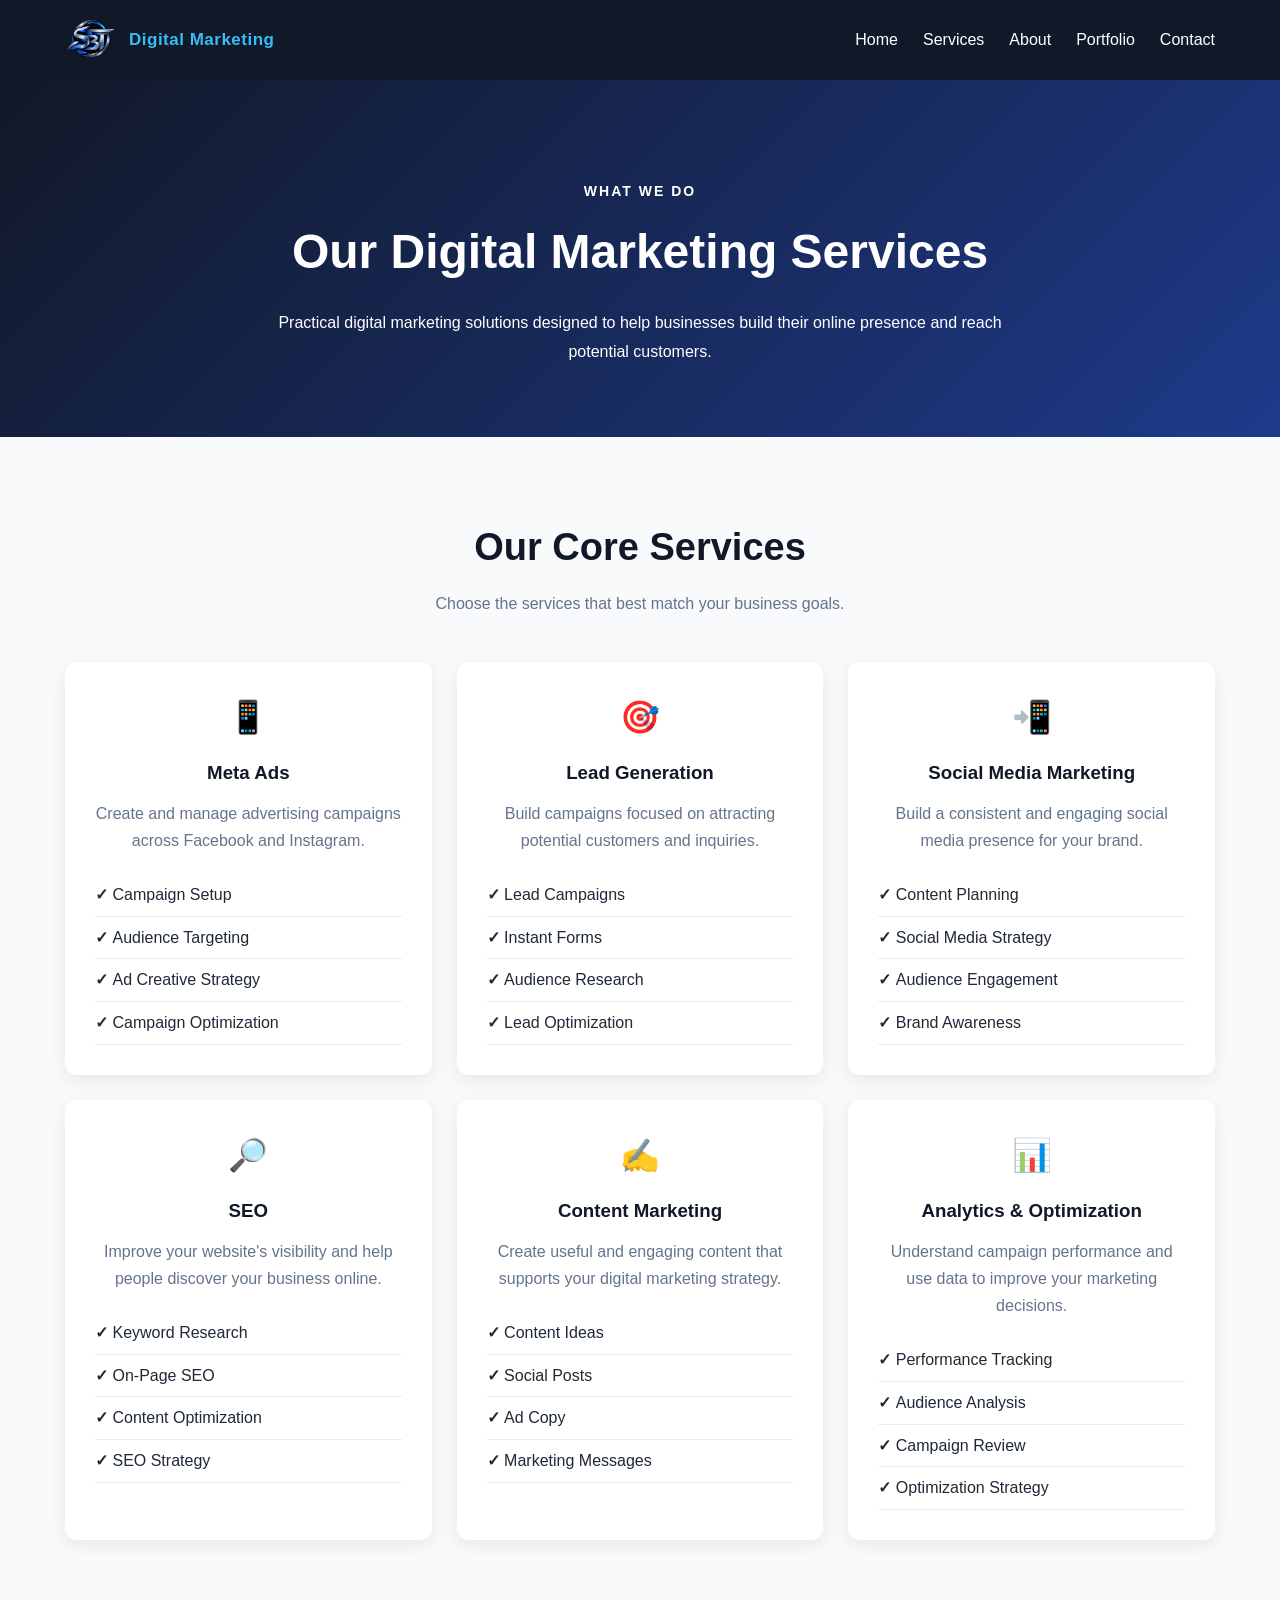
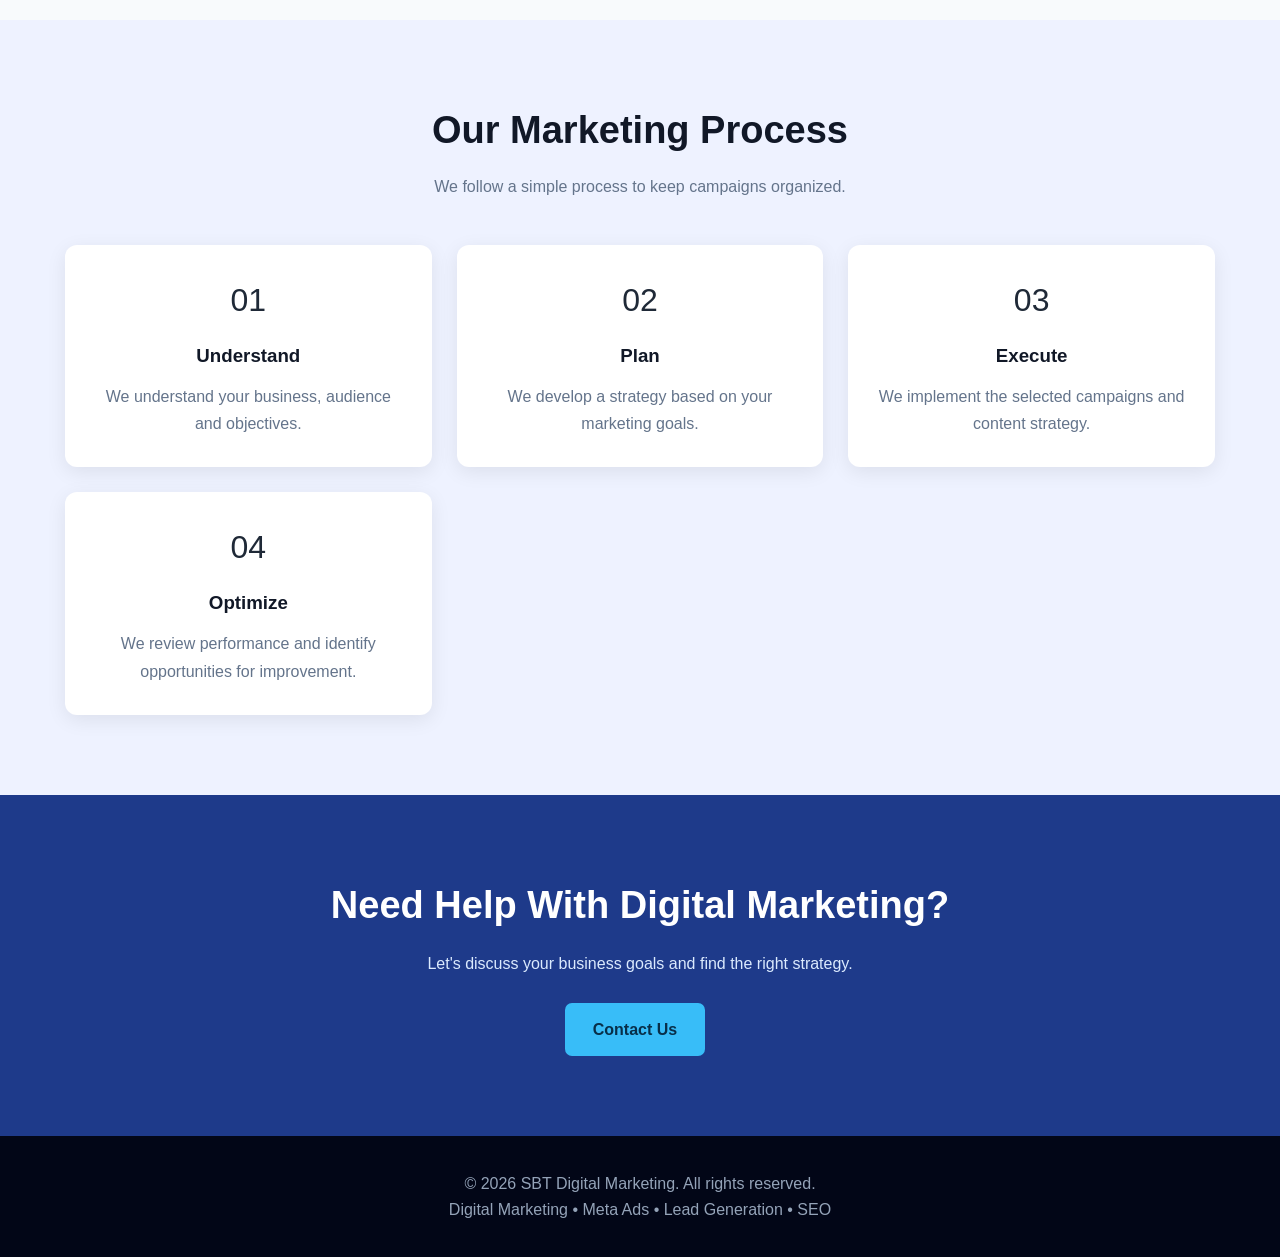
<file: services.html>
<!DOCTYPE html>
<html lang="en">
<head>
    <!-- Meta Pixel Code -->
<script>
!function(f,b,e,v,n,t,s)
{if(f.fbq)return;n=f.fbq=function(){n.callMethod?
n.callMethod.apply(n,arguments):n.queue.push(arguments)};
if(!f._fbq)f._fbq=n;n.push=n;n.loaded=!0;n.version='2.0';
n.queue=[];t=b.createElement(e);t.async=!0;
t.src=v;s=b.getElementsByTagName(e)[0];
s.parentNode.insertBefore(t,s)}(window, document,'script',
'https://connect.facebook.net/en_US/fbevents.js');
fbq('init', '1271746491602442');
fbq('track', 'PageView');
</script>
<noscript><img height="1" width="1" style="display:none"
src="https://www.facebook.com/tr?id=1271746491602442&ev=PageView&noscript=1"
/></noscript>
<!-- End Meta Pixel Code -->
    <meta charset="UTF-8">
    <meta name="viewport" content="width=device-width, initial-scale=1.0">

    <title>Digital Marketing Services | SBT Digital Marketing</title>

    <meta name="description" content="Explore SBT Digital Marketing services including Meta Ads, lead generation, social media marketing, SEO, content marketing and campaign optimization.">
    <meta name="keywords" content="digital marketing services, Meta Ads, Facebook Ads, lead generation, SEO services, social media marketing, Pakistan">
    <meta name="author" content="SBT Digital Marketing">
    <link rel="icon" type="image/png" href="favicon.png">
    <link rel="stylesheet" href="style.css">
</head>

<body>

<!-- NAVBAR -->
<nav class="navbar">

    <div class="container nav-content">

        <a href="index.html" class="logo">
    <img src="logo.png" alt="SBT Logo">
    <span>Digital Marketing</span>
</a>

        <ul class="nav-links" id="navLinks">
            <li><a href="index.html">Home</a></li>
            <li><a href="services.html">Services</a></li>
            <li><a href="about.html">About</a></li>
            <li><a href="portfolio.html">Portfolio</a></li>
            <li><a href="contact.html">Contact</a></li>
        </ul>

        <button class="menu-toggle" id="menuToggle">
            ☰
        </button>

    </div>

</nav>


<!-- PAGE HEADER -->
<section class="page-header">

    <div class="container">

        <p class="hero-tag">WHAT WE DO</p>

        <h1>Our Digital Marketing Services</h1>

        <p>
            Practical digital marketing solutions designed to help
            businesses build their online presence and reach potential customers.
        </p>

    </div>

</section>


<!-- MAIN SERVICES -->
<section class="section">

    <div class="container">

        <div class="section-title">

            <h2>Our Core Services</h2>

            <p>
                Choose the services that best match your business goals.
            </p>

        </div>


        <div class="cards">


            <!-- META ADS -->
            <div class="card">

                <div class="card-icon">📱</div>

                <h3>Meta Ads</h3>

                <p>
                    Create and manage advertising campaigns
                    across Facebook and Instagram.
                </p>

                <ul class="service-list">

                    <li>Campaign Setup</li>
                    <li>Audience Targeting</li>
                    <li>Ad Creative Strategy</li>
                    <li>Campaign Optimization</li>

                </ul>

            </div>


            <!-- LEAD GENERATION -->
            <div class="card">

                <div class="card-icon">🎯</div>

                <h3>Lead Generation</h3>

                <p>
                    Build campaigns focused on attracting
                    potential customers and inquiries.
                </p>

                <ul class="service-list">

                    <li>Lead Campaigns</li>
                    <li>Instant Forms</li>
                    <li>Audience Research</li>
                    <li>Lead Optimization</li>

                </ul>

            </div>


            <!-- SOCIAL MEDIA -->
            <div class="card">

                <div class="card-icon">📲</div>

                <h3>Social Media Marketing</h3>

                <p>
                    Build a consistent and engaging social
                    media presence for your brand.
                </p>

                <ul class="service-list">

                    <li>Content Planning</li>
                    <li>Social Media Strategy</li>
                    <li>Audience Engagement</li>
                    <li>Brand Awareness</li>

                </ul>

            </div>


            <!-- SEO -->
            <div class="card">

                <div class="card-icon">🔎</div>

                <h3>SEO</h3>

                <p>
                    Improve your website's visibility and
                    help people discover your business online.
                </p>

                <ul class="service-list">

                    <li>Keyword Research</li>
                    <li>On-Page SEO</li>
                    <li>Content Optimization</li>
                    <li>SEO Strategy</li>

                </ul>

            </div>


            <!-- CONTENT MARKETING -->
            <div class="card">

                <div class="card-icon">✍️</div>

                <h3>Content Marketing</h3>

                <p>
                    Create useful and engaging content that
                    supports your digital marketing strategy.
                </p>

                <ul class="service-list">

                    <li>Content Ideas</li>
                    <li>Social Posts</li>
                    <li>Ad Copy</li>
                    <li>Marketing Messages</li>

                </ul>

            </div>


            <!-- ANALYTICS -->
            <div class="card">

                <div class="card-icon">📊</div>

                <h3>Analytics & Optimization</h3>

                <p>
                    Understand campaign performance and use
                    data to improve your marketing decisions.
                </p>

                <ul class="service-list">

                    <li>Performance Tracking</li>
                    <li>Audience Analysis</li>
                    <li>Campaign Review</li>
                    <li>Optimization Strategy</li>

                </ul>

            </div>

        </div>

    </div>

</section>


<!-- PROCESS -->
<section class="section testimonials">

    <div class="container">

        <div class="section-title">

            <h2>Our Marketing Process</h2>

            <p>
                We follow a simple process to keep campaigns organized.
            </p>

        </div>


        <div class="cards">

            <div class="card">

                <div class="card-icon">01</div>

                <h3>Understand</h3>

                <p>
                    We understand your business, audience and objectives.
                </p>

            </div>


            <div class="card">

                <div class="card-icon">02</div>

                <h3>Plan</h3>

                <p>
                    We develop a strategy based on your marketing goals.
                </p>

            </div>


            <div class="card">

                <div class="card-icon">03</div>

                <h3>Execute</h3>

                <p>
                    We implement the selected campaigns and content strategy.
                </p>

            </div>


            <div class="card">

                <div class="card-icon">04</div>

                <h3>Optimize</h3>

                <p>
                    We review performance and identify opportunities for improvement.
                </p>

            </div>

        </div>

    </div>

</section>


<!-- CTA -->
<section class="section cta">

    <div class="container">

        <h2>Need Help With Digital Marketing?</h2>

        <p>
            Let's discuss your business goals and find the right strategy.
        </p>

        <a href="contact.html" class="btn btn-primary">
            Contact Us
        </a>

    </div>

</section>


<!-- FOOTER -->
<footer>

    <div class="container">

        <p>
            © 2026 SBT Digital Marketing. All rights reserved.
        </p>

        <p>
            Digital Marketing • Meta Ads • Lead Generation • SEO
        </p>

    </div>

</footer>


<!-- MOBILE MENU -->
<script>

    const menuToggle = document.getElementById("menuToggle");
    const navLinks = document.getElementById("navLinks");

    menuToggle.addEventListener("click", function () {

        navLinks.classList.toggle("active");

    });

</script>

</body>
</html>
</file>
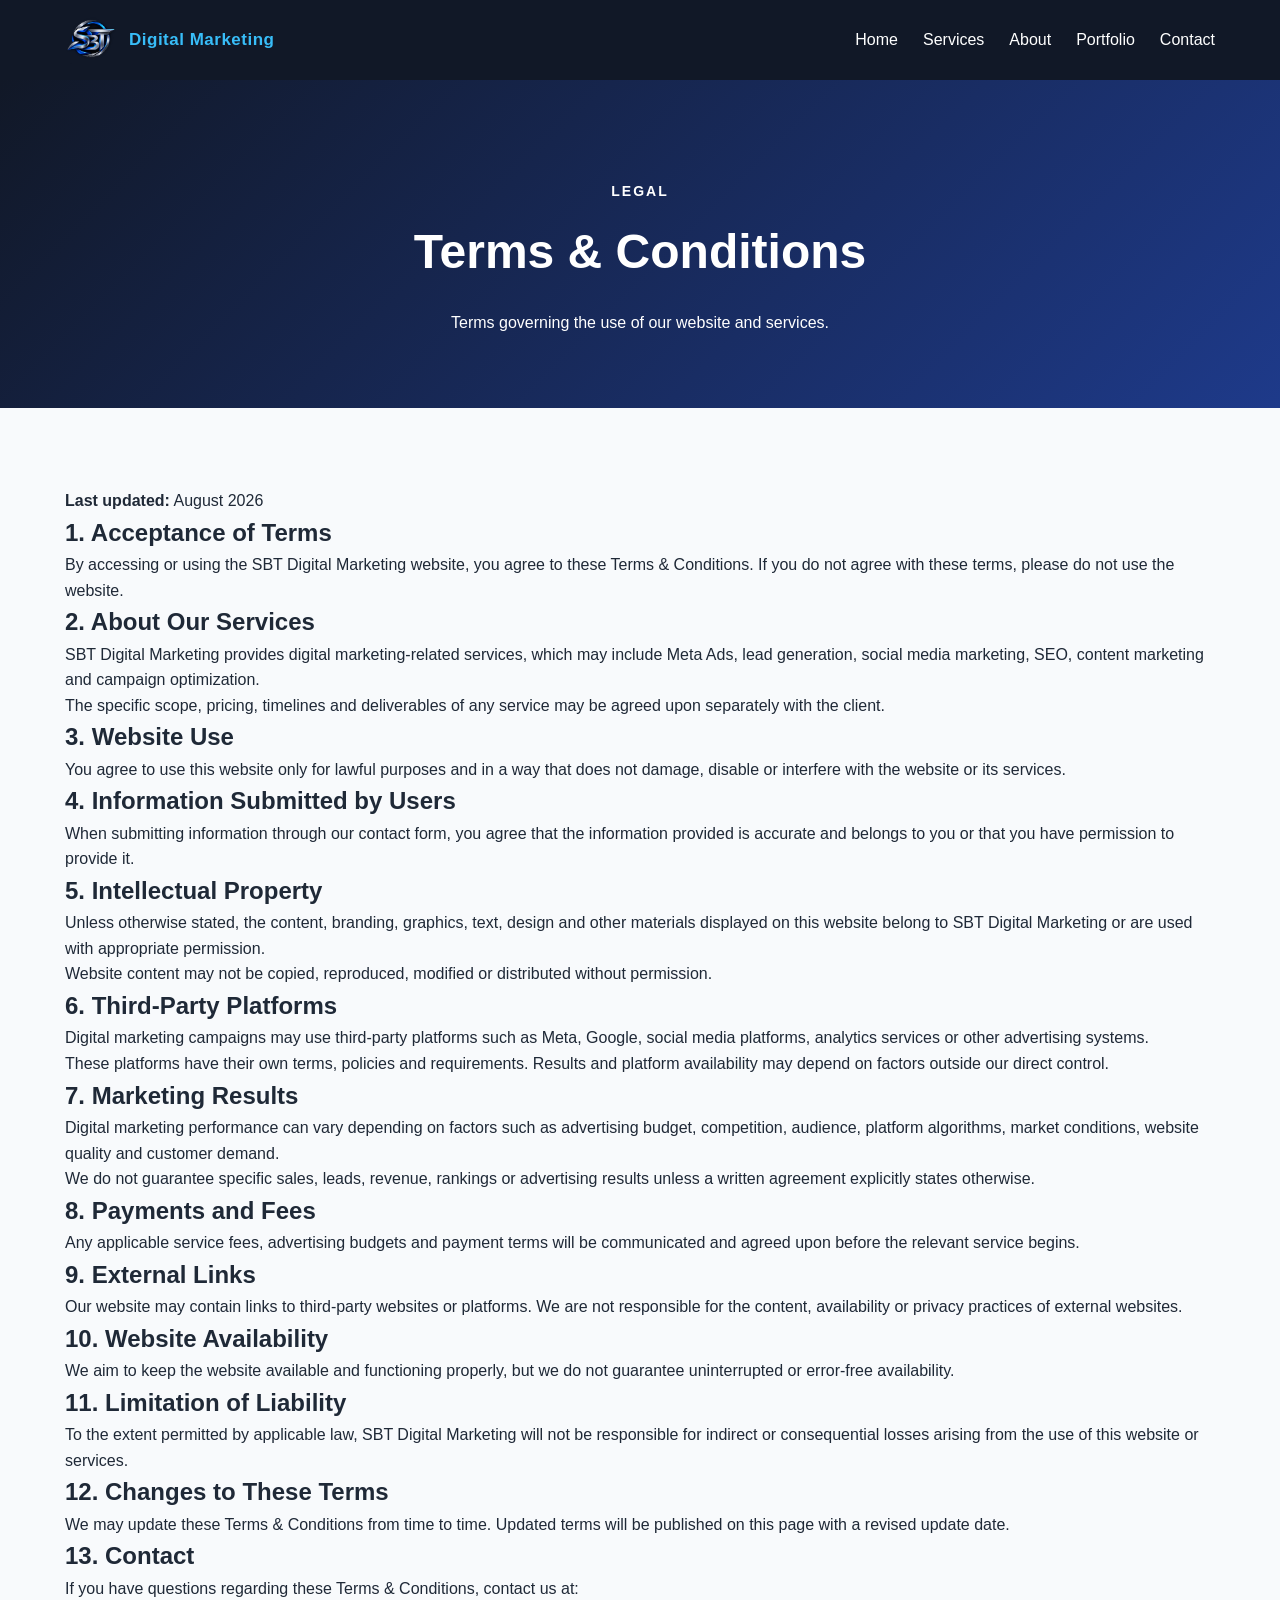
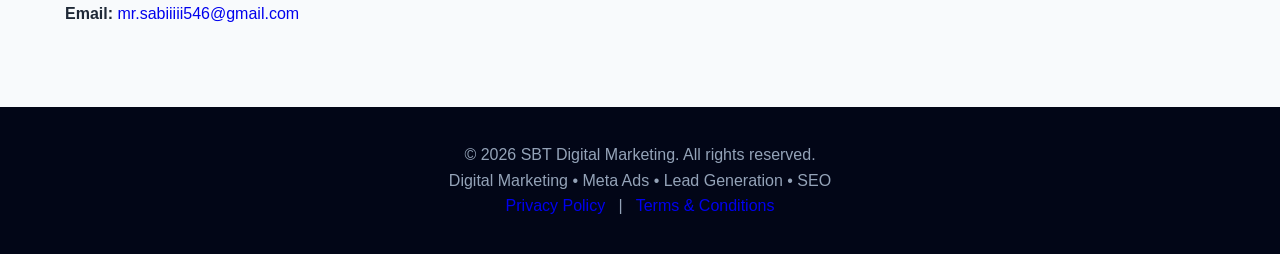
<file: terms.html>
<!DOCTYPE html>
<html lang="en">

<head>
    <!-- Meta Pixel Code -->
<script>
!function(f,b,e,v,n,t,s)
{if(f.fbq)return;n=f.fbq=function(){n.callMethod?
n.callMethod.apply(n,arguments):n.queue.push(arguments)};
if(!f._fbq)f._fbq=n;n.push=n;n.loaded=!0;n.version='2.0';
n.queue=[];t=b.createElement(e);t.async=!0;
t.src=v;s=b.getElementsByTagName(e)[0];
s.parentNode.insertBefore(t,s)}(window, document,'script',
'https://connect.facebook.net/en_US/fbevents.js');
fbq('init', '1271746491602442');
fbq('track', 'PageView');
</script>
<noscript><img height="1" width="1" style="display:none"
src="https://www.facebook.com/tr?id=1271746491602442&ev=PageView&noscript=1"
/></noscript>
<!-- End Meta Pixel Code -->

    <meta charset="UTF-8">

    <meta name="viewport" content="width=device-width, initial-scale=1.0">

    <title>Terms & Conditions | SBT Digital Marketing</title>

    <link rel="icon" type="image/png" href="favicon.png">

    <meta name="description" content="Terms and Conditions for using the SBT Digital Marketing website and services.">

    <meta name="robots" content="index, follow">

    <meta name="author" content="SBT Digital Marketing">

    <link rel="stylesheet" href="style.css">

</head>


<body>


<!-- NAVBAR -->

<nav class="navbar">

    <div class="container nav-content">

        <a href="index.html" class="logo">

            <img src="logo.png" alt="SBT Logo">

            <span>Digital Marketing</span>

        </a>


        <ul class="nav-links" id="navLinks">

            <li>
                <a href="index.html">Home</a>
            </li>

            <li>
                <a href="services.html">Services</a>
            </li>

            <li>
                <a href="about.html">About</a>
            </li>

            <li>
                <a href="portfolio.html">Portfolio</a>
            </li>

            <li>
                <a href="contact.html">Contact</a>
            </li>

        </ul>


        <button class="menu-toggle" id="menuToggle">
            ☰
        </button>

    </div>

</nav>



<!-- PAGE HEADER -->

<section class="page-header">

    <div class="container">

        <p class="hero-tag">LEGAL</p>

        <h1>Terms & Conditions</h1>

        <p>
            Terms governing the use of our website and services.
        </p>

    </div>

</section>



<!-- TERMS -->

<section class="section">

    <div class="container legal-content">


        <p>
            <strong>Last updated:</strong> August 2026
        </p>


        <h2>1. Acceptance of Terms</h2>

        <p>
            By accessing or using the SBT Digital Marketing website,
            you agree to these Terms & Conditions. If you do not agree
            with these terms, please do not use the website.
        </p>



        <h2>2. About Our Services</h2>

        <p>
            SBT Digital Marketing provides digital marketing-related
            services, which may include Meta Ads, lead generation,
            social media marketing, SEO, content marketing and campaign
            optimization.
        </p>

        <p>
            The specific scope, pricing, timelines and deliverables of
            any service may be agreed upon separately with the client.
        </p>



        <h2>3. Website Use</h2>

        <p>
            You agree to use this website only for lawful purposes and
            in a way that does not damage, disable or interfere with
            the website or its services.
        </p>



        <h2>4. Information Submitted by Users</h2>

        <p>
            When submitting information through our contact form, you
            agree that the information provided is accurate and belongs
            to you or that you have permission to provide it.
        </p>



        <h2>5. Intellectual Property</h2>

        <p>
            Unless otherwise stated, the content, branding, graphics,
            text, design and other materials displayed on this website
            belong to SBT Digital Marketing or are used with appropriate
            permission.
        </p>

        <p>
            Website content may not be copied, reproduced, modified or
            distributed without permission.
        </p>



        <h2>6. Third-Party Platforms</h2>

        <p>
            Digital marketing campaigns may use third-party platforms
            such as Meta, Google, social media platforms, analytics
            services or other advertising systems.
        </p>

        <p>
            These platforms have their own terms, policies and
            requirements. Results and platform availability may depend
            on factors outside our direct control.
        </p>



        <h2>7. Marketing Results</h2>

        <p>
            Digital marketing performance can vary depending on factors
            such as advertising budget, competition, audience,
            platform algorithms, market conditions, website quality and
            customer demand.
        </p>

        <p>
            We do not guarantee specific sales, leads, revenue,
            rankings or advertising results unless a written agreement
            explicitly states otherwise.
        </p>



        <h2>8. Payments and Fees</h2>

        <p>
            Any applicable service fees, advertising budgets and payment
            terms will be communicated and agreed upon before the
            relevant service begins.
        </p>



        <h2>9. External Links</h2>

        <p>
            Our website may contain links to third-party websites or
            platforms. We are not responsible for the content,
            availability or privacy practices of external websites.
        </p>



        <h2>10. Website Availability</h2>

        <p>
            We aim to keep the website available and functioning
            properly, but we do not guarantee uninterrupted or
            error-free availability.
        </p>



        <h2>11. Limitation of Liability</h2>

        <p>
            To the extent permitted by applicable law, SBT Digital
            Marketing will not be responsible for indirect or
            consequential losses arising from the use of this website
            or services.
        </p>



        <h2>12. Changes to These Terms</h2>

        <p>
            We may update these Terms & Conditions from time to time.
            Updated terms will be published on this page with a revised
            update date.
        </p>



        <h2>13. Contact</h2>

        <p>
            If you have questions regarding these Terms & Conditions,
            contact us at:
        </p>

        <p>

            <strong>Email:</strong>

            <a href="mailto:mr.sabiiiii546@gmail.com">
                mr.sabiiiii546@gmail.com
            </a>

        </p>


    </div>

</section>



<!-- FOOTER -->

<footer>

    <div class="container">

        <p>
            © 2026 SBT Digital Marketing. All rights reserved.
        </p>

        <p>
            Digital Marketing • Meta Ads • Lead Generation • SEO
        </p>

        <p class="footer-legal">

            <a href="privacy-policy.html">
                Privacy Policy
            </a>

            &nbsp; | &nbsp;

            <a href="terms.html">
                Terms & Conditions
            </a>

        </p>

    </div>

</footer>



<!-- MOBILE MENU -->

<script>

    const menuToggle = document.getElementById("menuToggle");

    const navLinks = document.getElementById("navLinks");


    menuToggle.addEventListener("click", function () {

        navLinks.classList.toggle("active");

    });

</script>


</body>

</html>
</file>
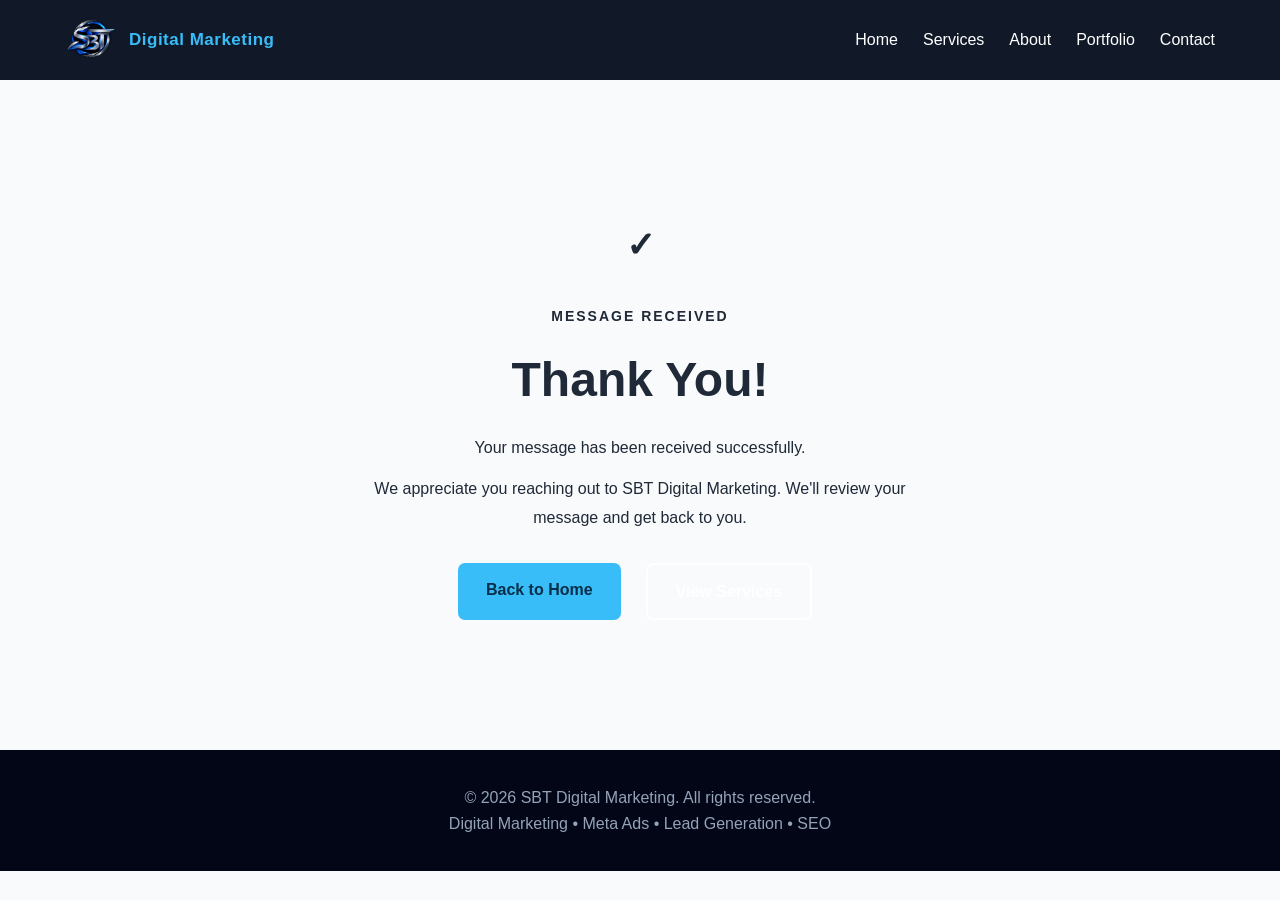
<file: thank-you.html>
<!DOCTYPE html>
<html lang="en">
<head>
    <!-- Meta Pixel Code -->
<script>
!function(f,b,e,v,n,t,s)
{if(f.fbq)return;n=f.fbq=function(){n.callMethod?
n.callMethod.apply(n,arguments):n.queue.push(arguments)};
if(!f._fbq)f._fbq=n;n.push=n;n.loaded=!0;n.version='2.0';
n.queue=[];t=b.createElement(e);t.async=!0;
t.src=v;s=b.getElementsByTagName(e)[0];
s.parentNode.insertBefore(t,s)}(window, document,'script',
'https://connect.facebook.net/en_US/fbevents.js');
fbq('init', '1271746491602442');
fbq('track', 'PageView');
</script>
<noscript><img height="1" width="1" style="display:none"
src="https://www.facebook.com/tr?id=1271746491602442&ev=PageView&noscript=1"
/></noscript>
<!-- End Meta Pixel Code -->
    <meta charset="UTF-8">
    <meta name="viewport" content="width=device-width, initial-scale=1.0">
  <title>Thank You | SBT Digital Marketing</title>

    <meta name="description" content="Thank you for contacting SBT Digital Marketing. We appreciate your message and will get back to you soon.">
    <meta name="robots" content="noindex, nofollow">
    <meta name="author" content="SBT Digital Marketing">
    <link rel="icon" type="image/png" href="favicon.png">
    <link rel="stylesheet" href="style.css">
</head>

<body>

<!-- NAVBAR -->
<nav class="navbar">

    <div class="container nav-content">

        <a href="index.html" class="logo">
    <img src="logo.png" alt="SBT Logo">
    <span>Digital Marketing</span>
</a>

        <ul class="nav-links" id="navLinks">
            <li><a href="index.html">Home</a></li>
            <li><a href="services.html">Services</a></li>
            <li><a href="about.html">About</a></li>
            <li><a href="portfolio.html">Portfolio</a></li>
            <li><a href="contact.html">Contact</a></li>
        </ul>

        <button class="menu-toggle" id="menuToggle">
            ☰
        </button>

    </div>

</nav>


<!-- THANK YOU -->
<section class="thank-you-section">

    <div class="container">

        <div class="thank-you-card">

            <div class="success-icon">
                ✓
            </div>

            <p class="hero-tag">MESSAGE RECEIVED</p>

            <h1>Thank You!</h1>

            <p>
                Your message has been received successfully.
            </p>

            <p>
                We appreciate you reaching out to SBT Digital Marketing.
                We'll review your message and get back to you.
            </p>

            <div class="thank-you-buttons">

                <a href="index.html" class="btn btn-primary">
                    Back to Home
                </a>

                <a href="services.html" class="btn btn-secondary">
                    View Services
                </a>

            </div>

        </div>

    </div>

</section>


<!-- FOOTER -->
<footer>

    <div class="container">

        <p>
            © 2026 SBT Digital Marketing. All rights reserved.
        </p>

        <p>
            Digital Marketing • Meta Ads • Lead Generation • SEO
        </p>

    </div>

</footer>


<!-- MOBILE MENU -->
<script>

    const menuToggle = document.getElementById("menuToggle");
    const navLinks = document.getElementById("navLinks");

    menuToggle.addEventListener("click", function () {
        navLinks.classList.toggle("active");
    });

</script>

</body>
</html>
</file>
<file: style.css>
* {
    margin: 0;
    padding: 0;
    box-sizing: border-box;
}

html {
    scroll-behavior: smooth;
}

body {
    font-family: Arial, Helvetica, sans-serif;
    line-height: 1.6;
    color: #1f2937;
    background: #f8fafc;
}

a {
    text-decoration: none;
}

.container {
    width: 90%;
    max-width: 1150px;
    margin: auto;
}

/* ===== NAVBAR ===== */

.navbar {
    background: #111827;
    padding: 18px 0;
    position: sticky;
    top: 0;
    z-index: 1000;
}

.nav-content {
    display: flex;
    justify-content: space-between;
    align-items: center;
}

.logo {
    color: white;
    font-size: 25px;
    font-weight: bold;
}

.logo span {
    color: #38bdf8;
}

.nav-links {
    display: flex;
    list-style: none;
    gap: 25px;
}

.nav-links a {
    color: white;
    font-weight: 500;
}

.nav-links a:hover {
    color: #38bdf8;
}

/* ===== HERO ===== */

.hero {
    min-height: 600px;
    display: flex;
    align-items: center;
    background: linear-gradient(135deg, #111827, #1e3a8a);
    color: white;
}

.hero-content {
    max-width: 750px;
}

.hero h1 {
    font-size: 55px;
    line-height: 1.15;
    margin-bottom: 20px;
}

.hero h1 span {
    color: #38bdf8;
}

.hero p {
    font-size: 20px;
    margin-bottom: 30px;
    color: #dbeafe;
}

.btn {
    display: inline-block;
    padding: 14px 28px;
    border-radius: 7px;
    font-weight: bold;
    margin-right: 10px;
    transition: 0.3s;
}

.btn-primary {
    background: #38bdf8;
    color: #082f49;
}

.btn-primary:hover {
    transform: translateY(-3px);
}

.btn-secondary {
    border: 2px solid white;
    color: white;
}

.btn-secondary:hover {
    background: white;
    color: #111827;
}

/* ===== SECTIONS ===== */

.section {
    padding: 80px 0;
}

.section-title {
    text-align: center;
    margin-bottom: 50px;
}

.section-title h2 {
    font-size: 38px;
    color: #111827;
    margin-bottom: 10px;
}

.section-title p {
    color: #64748b;
}

/* ===== CARDS ===== */

.cards {
    display: grid;
    grid-template-columns: repeat(3, 1fr);
    gap: 25px;
}

.card {
    background: white;
    padding: 30px;
    border-radius: 12px;
    box-shadow: 0 5px 20px rgba(0,0,0,0.08);
    transition: 0.3s;
}

.card:hover {
    transform: translateY(-7px);
}

.card-icon {
    font-size: 38px;
    margin-bottom: 15px;
}

.card h3 {
    margin-bottom: 10px;
    color: #111827;
}

.card p {
    color: #64748b;
}

/* ===== ABOUT ===== */

.about-grid {
    display: grid;
    grid-template-columns: 1fr 1fr;
    gap: 50px;
    align-items: center;
}

.about-box {
    background: white;
    padding: 35px;
    border-radius: 12px;
    box-shadow: 0 5px 20px rgba(0,0,0,0.07);
}

.about-box h2 {
    font-size: 35px;
    margin-bottom: 20px;
}

/* ===== STATS ===== */

.stats {
    background: #111827;
    color: white;
}

.stats-grid {
    display: grid;
    grid-template-columns: repeat(4, 1fr);
    gap: 20px;
    text-align: center;
}

.stat h3 {
    font-size: 40px;
    color: #38bdf8;
}

.stat p {
    color: #cbd5e1;
}

/* ===== PORTFOLIO ===== */

.portfolio-grid {
    display: grid;
    grid-template-columns: repeat(3, 1fr);
    gap: 25px;
}

.portfolio-card {
    background: white;
    border-radius: 12px;
    overflow: hidden;
    box-shadow: 0 5px 20px rgba(0,0,0,0.08);
}

.portfolio-top {
    height: 180px;
    background: linear-gradient(135deg, #1e3a8a, #38bdf8);
    display: flex;
    align-items: center;
    justify-content: center;
    color: white;
    font-size: 25px;
    font-weight: bold;
}

.portfolio-info {
    padding: 25px;
}

.portfolio-info h3 {
    margin-bottom: 8px;
}

/* ===== TESTIMONIALS ===== */

.testimonials {
    background: #eef2ff;
}

.testimonial {
    background: white;
    padding: 30px;
    border-radius: 12px;
    box-shadow: 0 5px 20px rgba(0,0,0,0.06);
}

.testimonial p {
    color: #475569;
    margin-bottom: 15px;
}

.testimonial strong {
    color: #111827;
}

/* ===== CONTACT ===== */

.contact-grid {
    display: grid;
    grid-template-columns: 1fr 1fr;
    gap: 40px;
}

.contact-info {
    background: #111827;
    color: white;
    padding: 40px;
    border-radius: 12px;
}

.contact-info h2 {
    margin-bottom: 20px;
}

.contact-info p {
    margin-bottom: 15px;
    color: #cbd5e1;
}

.contact-form {
    background: white;
    padding: 35px;
    border-radius: 12px;
    box-shadow: 0 5px 20px rgba(0,0,0,0.07);
}

.form-group {
    margin-bottom: 18px;
}

.form-group label {
    display: block;
    margin-bottom: 6px;
    font-weight: bold;
}

.form-group input,
.form-group textarea,
.form-group select {
    width: 100%;
    padding: 13px;
    border: 1px solid #cbd5e1;
    border-radius: 7px;
    font-size: 15px;
}

.form-group textarea {
    min-height: 130px;
    resize: vertical;
}

.submit-btn {
    width: 100%;
    border: none;
    cursor: pointer;
    background: #1e3a8a;
    color: white;
    padding: 14px;
    border-radius: 7px;
    font-size: 16px;
    font-weight: bold;
}

/* ===== PAGE HEADER ===== */

.page-header {
    background: linear-gradient(135deg, #111827, #1e3a8a);
    color: white;
    text-align: center;
    padding: 80px 20px;
}

.page-header h1 {
    font-size: 48px;
    margin-bottom: 10px;
}

/* ===== CTA ===== */

.cta {
    background: #1e3a8a;
    color: white;
    text-align: center;
}

.cta h2 {
    font-size: 38px;
    margin-bottom: 15px;
}

.cta p {
    margin-bottom: 25px;
    color: #dbeafe;
}

/* ===== FOOTER ===== */

footer {
    background: #020617;
    color: white;
    padding: 35px 0;
    text-align: center;
}

footer p {
    color: #94a3b8;
}

/* ===== MOBILE ===== */

@media (max-width: 800px) {

    .nav-content {
        flex-direction: column;
        gap: 15px;
    }

    .nav-links {
        flex-wrap: wrap;
        justify-content: center;
        gap: 15px;
    }

    .hero {
        text-align: center;
    }

    .hero h1 {
        font-size: 40px;
    }

    .cards,
    .portfolio-grid,
    .stats-grid {
        grid-template-columns: 1fr;
    }

    .about-grid,
    .contact-grid {
        grid-template-columns: 1fr;
    }
}
/* Responsive Logo */
.logo {
    display: flex;
    align-items: center;
    gap: 6px;
    white-space: nowrap;
    font-size: 24px;
}

.logo span {
    font-size: inherit;
}

/* Mobile */
@media (max-width: 600px) {
    .logo {
        font-size: 18px;
        gap: 4px;
    }
}
/* Mobile Menu Button */
.menu-toggle {
    display: none;
    background: none;
    border: none;
    font-size: 28px;
    cursor: pointer;
    padding: 5px;
}

/* Mobile Navigation */
@media (max-width: 768px) {

    .nav-content {
        position: relative;
    }

    .menu-toggle {
        display: block;
    }

    .nav-links {
        display: none;
        position: absolute;
        top: 100%;
        left: 0;
        right: 0;
        flex-direction: column;
        padding: 15px;
        gap: 12px;
        background: white;
        box-shadow: 0 5px 15px rgba(0, 0, 0, 0.1);
        z-index: 1000;
    }

    .nav-links.active {
        display: flex;
    }

    .nav-links li {
        width: 100%;
        text-align: center;
    }

    .nav-links a {
        display: block;
        padding: 10px;
    }
}
/* ================= HOME PAGE DESIGN ================= */

/* Hero */
.hero-tag {
    font-size: 14px;
    font-weight: 700;
    letter-spacing: 2px;
    margin-bottom: 15px;
}

.hero h1 span {
    display: inline;
}

.hero-content > p:not(.hero-tag) {
    max-width: 700px;
    margin: 0 auto 30px;
    line-height: 1.8;
}


/* Section Titles */
.section-title {
    text-align: center;
    max-width: 750px;
    margin: 0 auto 45px;
}

.section-title h2 {
    margin-bottom: 12px;
}

.section-title p {
    line-height: 1.7;
}


/* Cards */
.cards {
    display: grid;
    grid-template-columns: repeat(3, 1fr);
    gap: 25px;
}

.card {
    padding: 30px;
    border-radius: 12px;
    text-align: center;
}

.card-icon {
    font-size: 32px;
    margin-bottom: 15px;
}

.card h3 {
    margin-bottom: 12px;
}

.card p {
    line-height: 1.7;
}


/* Statistics */
.stats-grid {
    display: grid;
    grid-template-columns: repeat(4, 1fr);
    gap: 25px;
    text-align: center;
}

.stat {
    padding: 25px;
}

.stat h3 {
    font-size: 38px;
    margin-bottom: 8px;
}

.stat p {
    margin: 0;
}


/* Portfolio */
.portfolio-grid {
    display: grid;
    grid-template-columns: repeat(3, 1fr);
    gap: 25px;
}

.portfolio-card {
    overflow: hidden;
    border-radius: 12px;
}

.portfolio-top {
    min-height: 160px;
    display: flex;
    align-items: center;
    justify-content: center;
    font-size: 22px;
    font-weight: 700;
}

.portfolio-info {
    padding: 25px;
}

.portfolio-info h3 {
    margin-bottom: 10px;
}

.portfolio-info p {
    line-height: 1.7;
}


/* Testimonials */
.testimonial {
    padding: 30px;
    border-radius: 12px;
    text-align: center;
}

.testimonial p {
    line-height: 1.8;
    font-style: italic;
    margin-bottom: 18px;
}


/* CTA */
.cta {
    text-align: center;
}

.cta h2 {
    margin-bottom: 15px;
}

.cta p {
    margin-bottom: 25px;
    line-height: 1.7;
}


/* Mobile Home Page */
@media (max-width: 768px) {

    .cards {
        grid-template-columns: 1fr;
    }

    .stats-grid {
        grid-template-columns: repeat(2, 1fr);
    }

    .portfolio-grid {
        grid-template-columns: 1fr;
    }

    .hero h1 {
        font-size: 38px;
    }

    .hero-content > p:not(.hero-tag) {
        font-size: 15px;
    }

}


/* Small Phones */
@media (max-width: 480px) {

    .stats-grid {
        grid-template-columns: 1fr;
    }

    .hero h1 {
        font-size: 32px;
    }

    .btn {
        display: block;
        width: 100%;
        margin-bottom: 10px;
    }

}
/* ================= SERVICES PAGE ================= */

.page-header {
    text-align: center;
    padding: 100px 20px 70px;
}

.page-header .hero-tag {
    margin-bottom: 12px;
}

.page-header h1 {
    margin-bottom: 18px;
}

.page-header p:last-child {
    max-width: 750px;
    margin: 0 auto;
    line-height: 1.8;
}


/* Service Lists */

.service-list {
    list-style: none;
    padding: 0;
    margin: 20px 0 0;
    text-align: left;
}

.service-list li {
    padding: 8px 0;
    border-bottom: 1px solid rgba(0, 0, 0, 0.08);
}

.service-list li::before {
    content: "✓ ";
    font-weight: bold;
}


/* Service Card Hover */

.card {
    transition: transform 0.3s ease, box-shadow 0.3s ease;
}

.card:hover {
    transform: translateY(-6px);
    box-shadow: 0 10px 30px rgba(0, 0, 0, 0.10);
}


/* Services Mobile */

@media (max-width: 768px) {

    .page-header {
        padding: 70px 20px 50px;
    }

    .page-header h1 {
        font-size: 34px;
    }

    .service-list {
        text-align: left;
    }

}
/* ================= ABOUT PAGE ================= */

.about-grid {
    display: grid;
    grid-template-columns: 1.5fr 1fr;
    gap: 40px;
    align-items: center;
}

.about-content h2 {
    margin-bottom: 20px;
}

.about-content p {
    line-height: 1.8;
    margin-bottom: 18px;
}

.about-highlight {
    padding: 35px;
    border-radius: 12px;
    text-align: center;
}

.about-highlight h3 {
    margin-bottom: 15px;
}

.about-highlight p {
    line-height: 1.8;
    margin-bottom: 15px;
}


/* Skills */

.skills-grid {
    display: grid;
    grid-template-columns: repeat(3, 1fr);
    gap: 20px;
}

.skill-item {
    padding: 25px;
    border-radius: 12px;
    display: flex;
    flex-direction: column;
    gap: 8px;
}

.skill-item strong {
    font-size: 18px;
}

.skill-item span {
    line-height: 1.6;
}


/* About Mobile */

@media (max-width: 768px) {

    .about-grid {
        grid-template-columns: 1fr;
        gap: 30px;
    }

    .skills-grid {
        grid-template-columns: 1fr;
    }

    .about-highlight {
        padding: 25px;
    }

}
/* ================= PORTFOLIO PAGE ================= */

.project-category {
    display: inline-block;
    font-size: 13px;
    font-weight: 700;
    margin-bottom: 10px;
    text-transform: uppercase;
    letter-spacing: 1px;
}

.project-tags {
    display: flex;
    flex-wrap: wrap;
    gap: 8px;
    margin-top: 20px;
}

.project-tags span {
    padding: 6px 10px;
    border-radius: 20px;
    font-size: 12px;
    font-weight: 600;
}


/* Portfolio Cards */

.portfolio-card {
    transition: transform 0.3s ease, box-shadow 0.3s ease;
}
/* ================= THANK YOU PAGE ================= */

.thank-you-section {
    min-height: 70vh;
    display: flex;
    align-items: center;
    justify-content: center;
    text-align: center;
    padding: 80px 20px;
}

.thank-you-card {
    max-width: 650px;
    margin: 0 auto;
    padding: 50px 30px;
    border-radius: 16px;
}

.success-icon {
    width: 70px;
    height: 70px;
    margin: 0 auto 25px;
    border-radius: 50%;
    display: flex;
    align-items: center;
    justify-content: center;
    font-size: 35px;
    font-weight: bold;
}

.thank-you-card h1 {
    font-size: 48px;
    margin-bottom: 15px;
}

.thank-you-card p:not(.hero-tag) {
    line-height: 1.8;
    margin-bottom: 12px;
}

.thank-you-buttons {
    display: flex;
    justify-content: center;
    gap: 15px;
    margin-top: 30px;
}


/* Thank You Mobile */

@media (max-width: 600px) {

    .thank-you-section {
        padding: 60px 20px;
    }

    .thank-you-card {
        padding: 35px 20px;
    }

    .thank-you-card h1 {
        font-size: 36px;
    }

    .thank-you-buttons {
        flex-direction: column;
    }

    .thank-you-buttons .btn {
        width: 100%;
    }

}
.portfolio-card:hover {
    transform: translateY(-6px);
    box-shadow: 0 10px 30px rgba(0, 0, 0, 0.10);
}

.portfolio-top {
    text-align: center;
}


/* Portfolio Mobile */

@media (max-width: 768px) {

    .portfolio-grid {
        grid-template-columns: 1fr;
    }

    .portfolio-info {
        padding: 22px;
    }

    .project-tags {
        gap: 6px;
    }

}
/* ================= BRAND LOGO ================= */

.logo {
    display: flex;
    align-items: center;
    text-decoration: none;
}

.logo img {
    width: 58px;
    height: 58px;
    object-fit: contain;
    display: block;
}


/* Mobile Logo */

@media (max-width: 768px) {

    .logo img {
        width: 50px;
        height: 50px;
    }

}
/* ================= FINAL NAVBAR + LOGO FIX ================= */

.navbar {
    padding: 10px 0 !important;
    min-height: 70px !important;
    height: auto !important;
}

.nav-content {
    display: flex !important;
    align-items: center !important;
    justify-content: space-between !important;
    min-height: 60px !important;
}

.logo {
    display: flex !important;
    align-items: center !important;
    width: auto !important;
    height: auto !important;
}

.logo img {
    width: 52px !important;
    height: 52px !important;
    max-width: 52px !important;
    max-height: 52px !important;
    object-fit: contain !important;
    display: block !important;
}

.nav-links {
    display: flex !important;
    align-items: center !important;
    gap: 25px !important;
    margin: 0 !important;
    padding: 0 !important;
}

.nav-links li {
    list-style: none !important;
}


/* Mobile */

@media (max-width: 768px) {

    .navbar {
        padding: 8px 0 !important;
    }

    .logo img {
        width: 45px !important;
        height: 45px !important;
        max-width: 45px !important;
        max-height: 45px !important;
    }

}
/* ================= LOGO + BRAND NAME ================= */

.logo {
    display: flex !important;
    align-items: center !important;
    gap: 12px !important;
    text-decoration: none !important;
}

.logo img {
    width: 52px !important;
    height: 52px !important;
    object-fit: contain !important;
}

.logo span {
    font-size: 17px !important;
    font-weight: 700 !important;
    letter-spacing: 0.5px !important;
    white-space: nowrap !important;
}

/* Mobile */

@media (max-width: 768px) {

    .logo {
        gap: 8px !important;
    }

    .logo img {
        width: 45px !important;
        height: 45px !important;
    }

    .logo span {
        font-size: 14px !important;
    }

}
/* ================= MOBILE MENU POSITION FIX ================= */

@media (max-width: 768px) {

    .nav-content {
        display: flex !important;
        align-items: center !important;
        justify-content: space-between !important;
    }

    .menu-toggle {
        display: block !important;
        margin-left: auto !important;
        margin-right: 0 !important;
        position: relative !important;
        left: auto !important;
        right: auto !important;
    }

    .logo {
        margin-right: auto !important;
    }

}
/* ================= MOBILE MENU TEXT FIX ================= */

@media (max-width: 768px) {

    .nav-links {
        background: #ffffff !important;
    }

    .nav-links li a {
        color: #111111 !important;
        font-weight: 600 !important;
    }

    .nav-links li a:hover {
        color: #007bff !important;
    }

    .menu-toggle {
        color: #111111 !important;
    }

}
/* ================= MOBILE MENU FINAL FIX ================= */

@media (max-width: 768px) {

    /* Mobile menu box */
    .nav-links.active {
        background-color: #ffffff !important;
        z-index: 9999 !important;
    }

    /* ALL menu links */
    .nav-links.active li a,
    .nav-links.active li a:link,
    .nav-links.active li a:visited {
        color: #000000 !important;
        background-color: transparent !important;
        opacity: 1 !important;
        visibility: visible !important;
        display: block !important;
        font-weight: 700 !important;
        text-decoration: none !important;
    }

    /* Hover */
    .nav-links.active li a:hover {
        color: #007bff !important;
    }

    /* Menu button */
    .menu-toggle {
        color: #000000 !important;
        background: transparent !important;
    }

}
</file>
